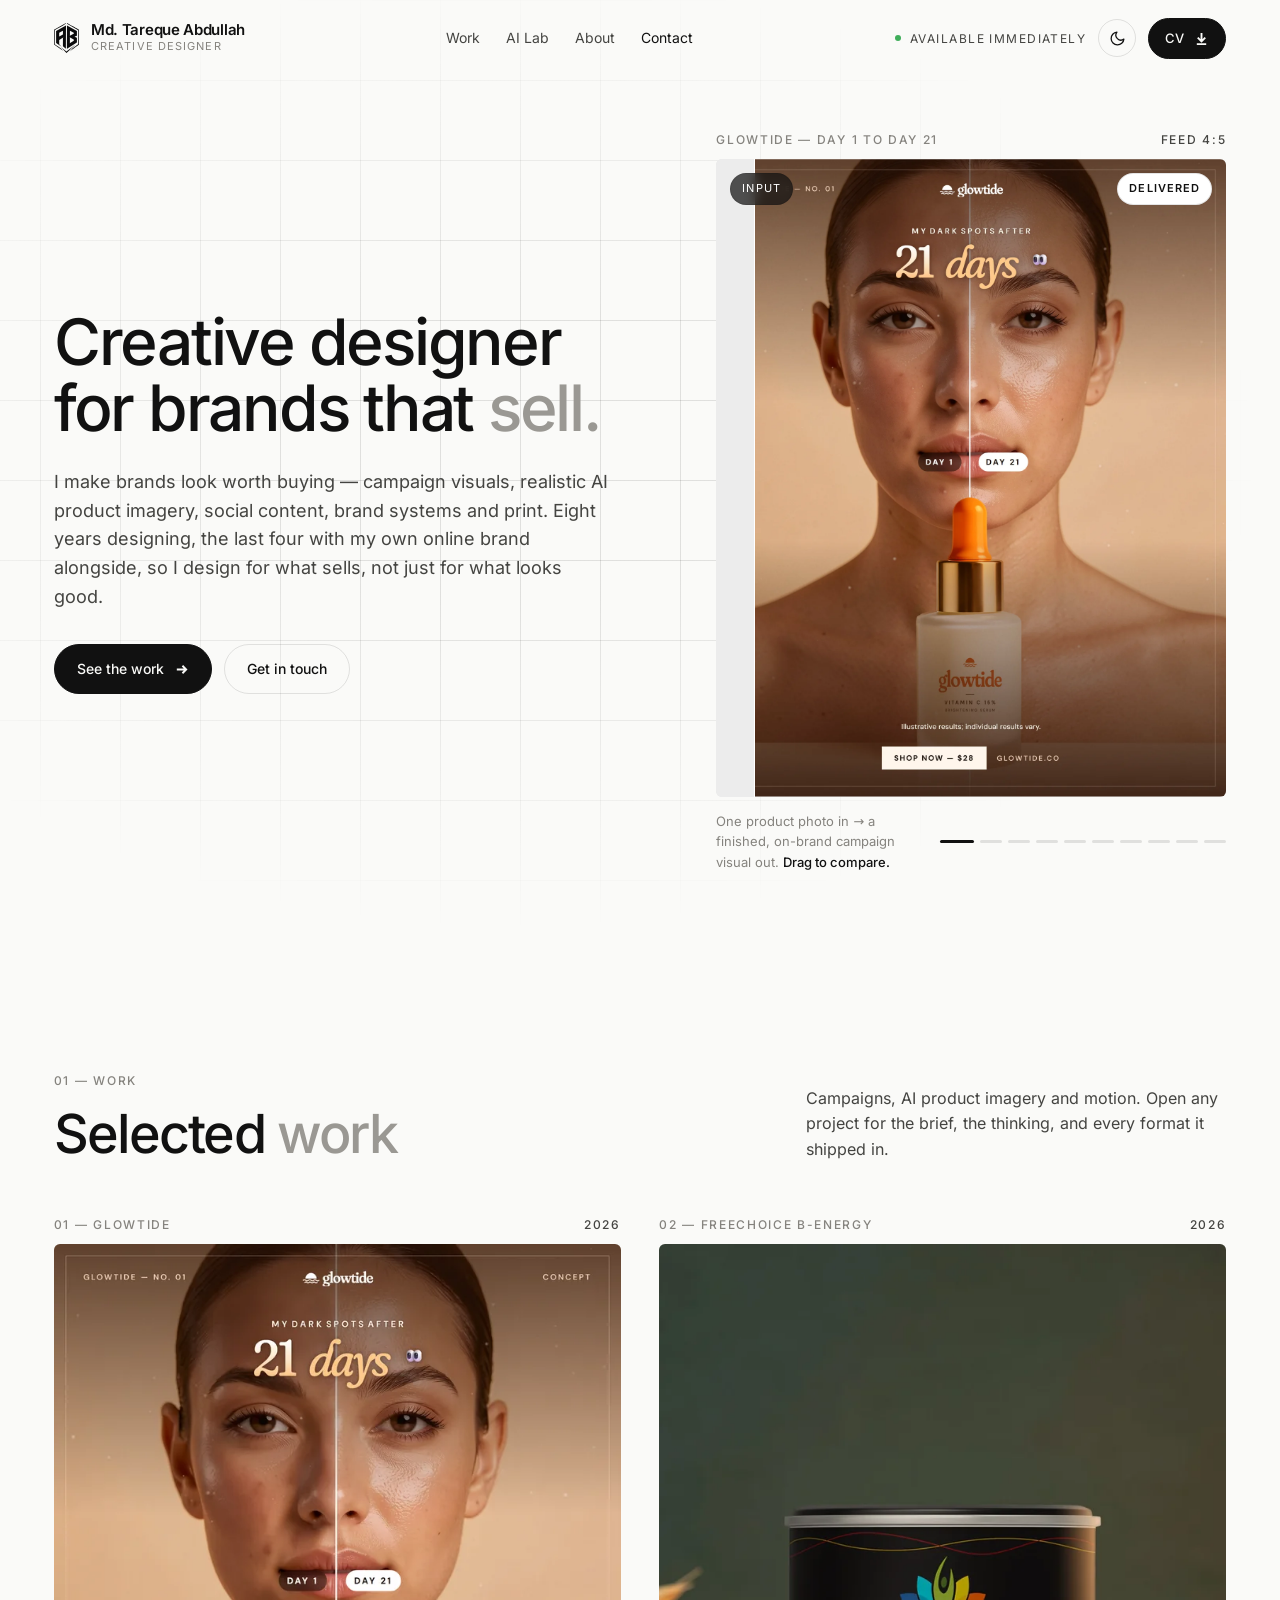
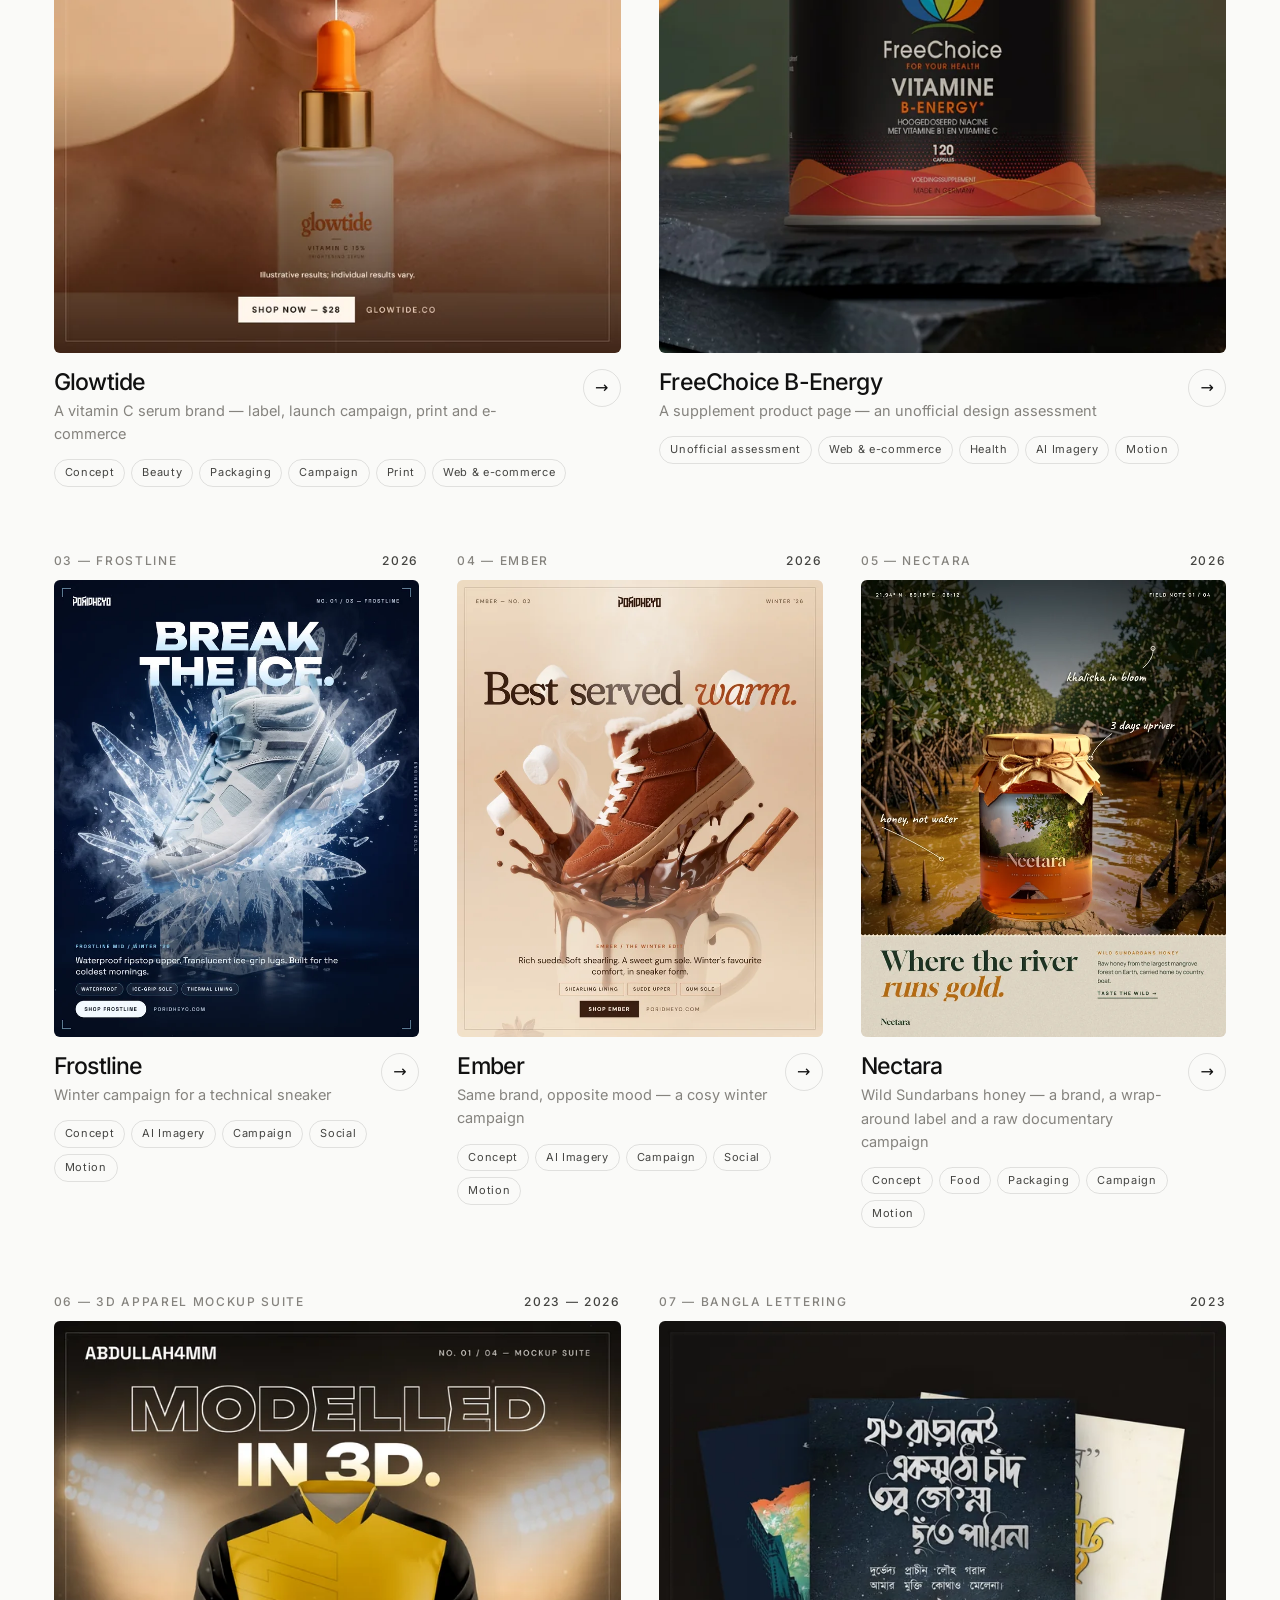
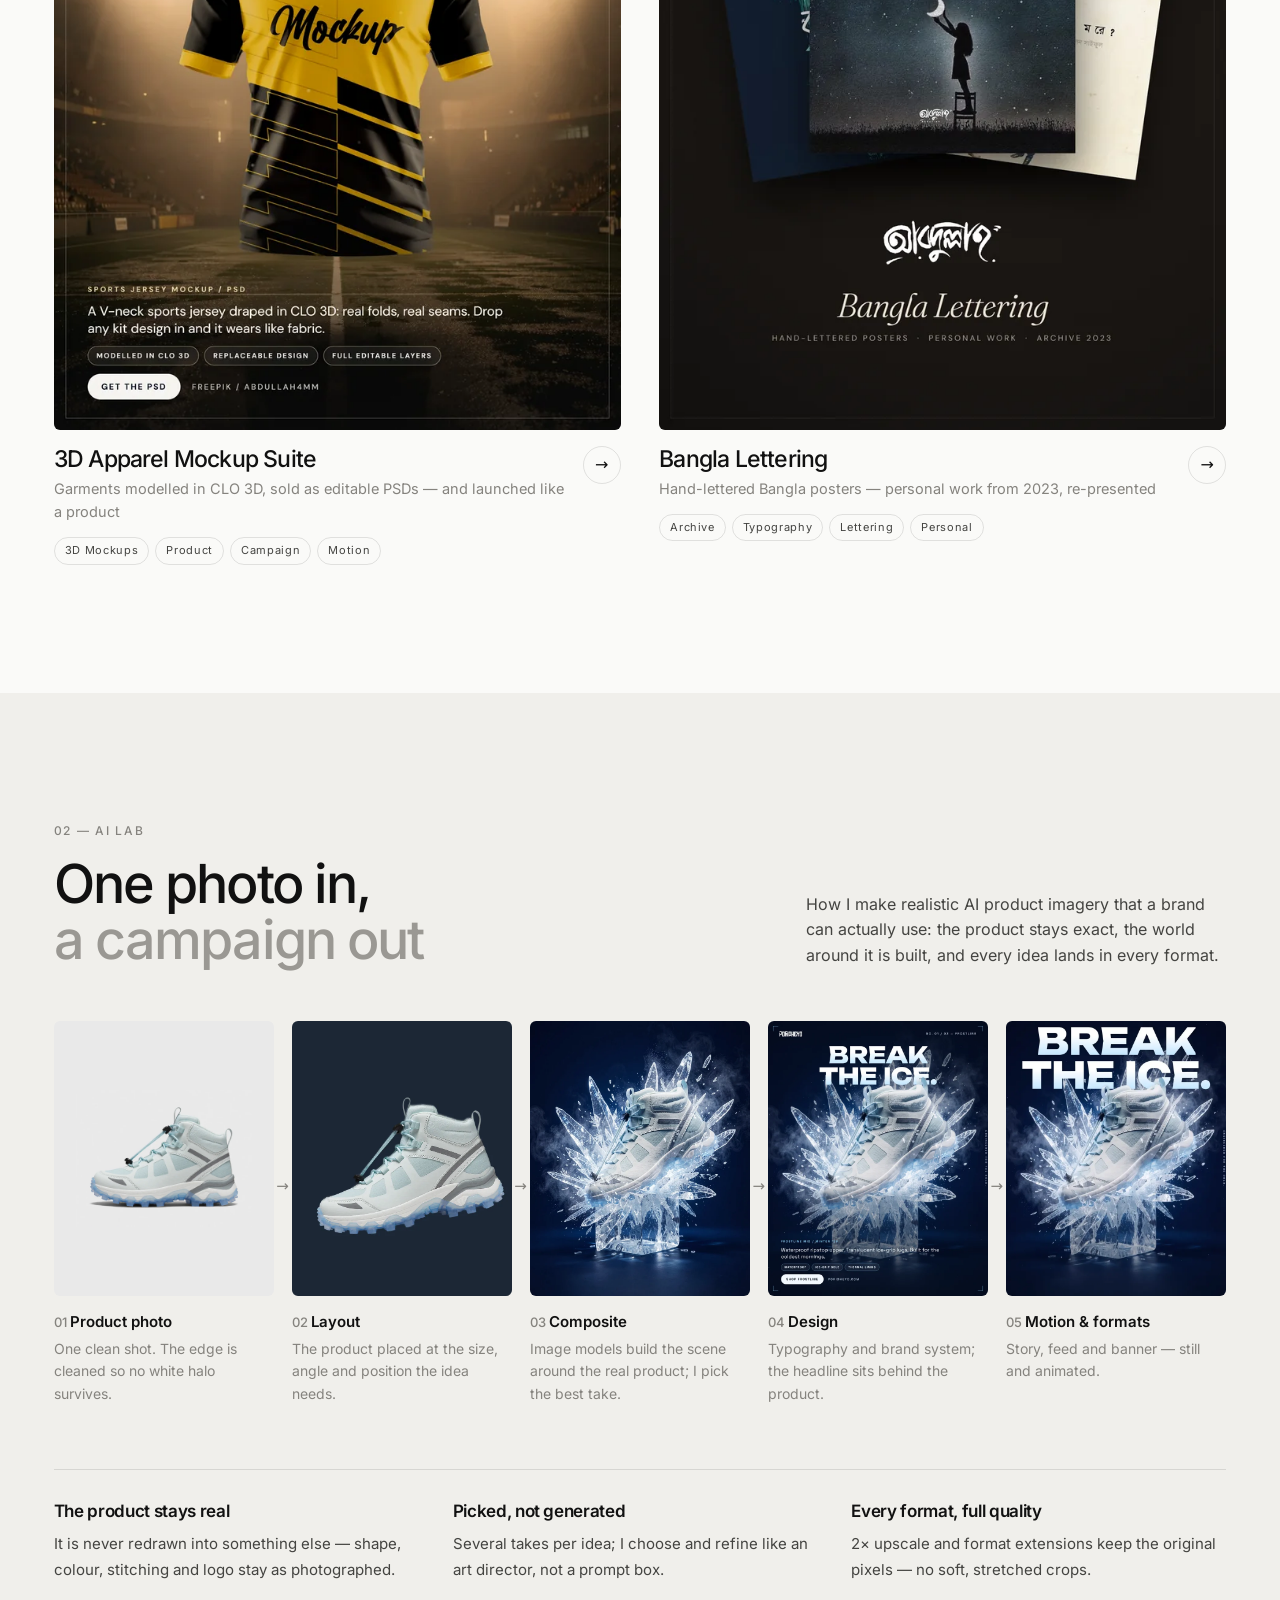
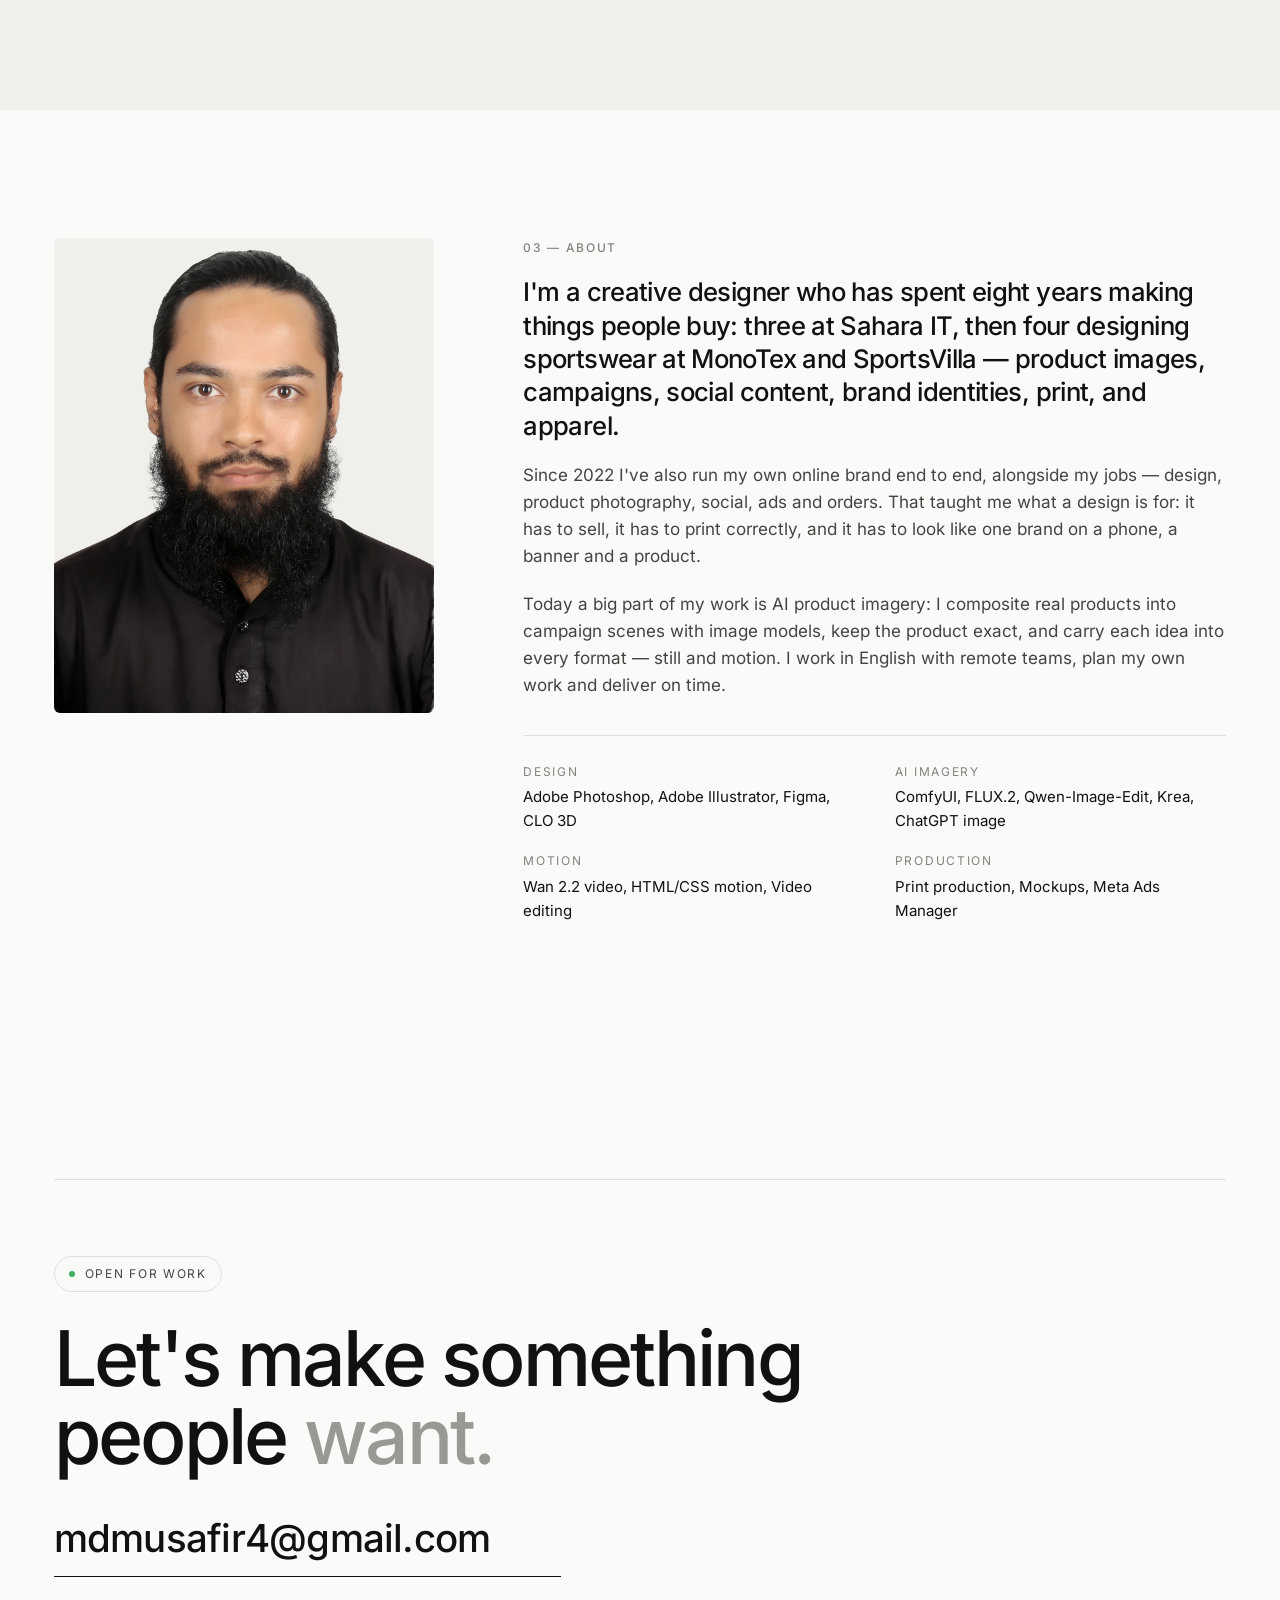
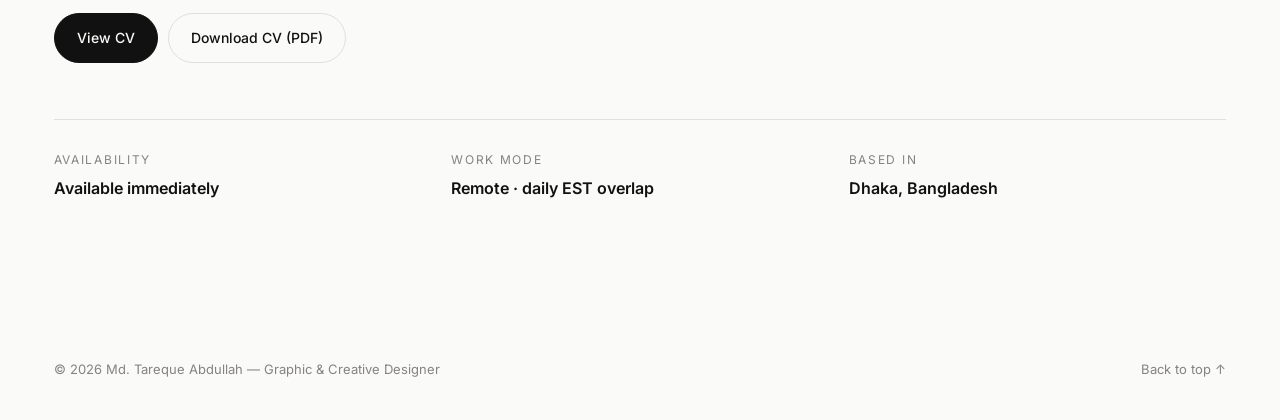
<file: index.html>
<!doctype html>
<html lang="en">
<head>
  <meta charset="utf-8">
  <meta name="viewport" content="width=device-width, initial-scale=1">
  <title>Md. Tareque Abdullah — Creative Designer · AI Product Imagery, Campaigns, Brand</title>
  <meta name="description" content="Creative designer from Bangladesh: realistic AI product imagery, campaign key visuals, social and marketing content, brand identity, print and e-commerce visuals. Available for remote work.">
  <meta property="og:title" content="Md. Tareque Abdullah — Creative Designer">
  <meta property="og:description" content="AI product imagery, campaigns, social, brand, print and web.">
  <meta property="og:image" content="assets/img/frostline/ice_landscape.webp">
  <meta name="theme-color" content="#fafaf8">
  <link rel="icon" type="image/svg+xml" href="assets/img/favicon.svg">
  <script>try { if (localStorage.getItem("theme") === "dark") document.documentElement.dataset.theme = "dark"; } catch (e) {}</script>
  <link rel="stylesheet" href="assets/css/style.css?v=202610190130">
</head>
<body>
  <header class="top" id="top">
    <a href="#" class="brand"><img class="mark on-light" src="assets/img/logo-mark.svg" alt=""><img class="mark on-dark" src="assets/img/logo.svg" alt=""><span><b data-site="name"></b><small data-site="role"></small></span></a>
    <nav class="nav"><a href="#work">Work</a><a href="#lab">AI Lab</a><a href="#about">About</a><a href="#contact">Contact</a></nav>
    <div class="top-r">
      <span class="avail" data-site="availability"></span>
      <button class="theme" id="theme" aria-label="Switch light / dark"><svg class="moon" viewBox="0 0 24 24" fill="none" stroke="currentColor" stroke-width="1.8" stroke-linecap="round" stroke-linejoin="round"><path d="M21 12.8A9 9 0 1 1 11.2 3a7 7 0 0 0 9.8 9.8Z"/></svg><svg class="sun" viewBox="0 0 24 24" fill="none" stroke="currentColor" stroke-width="1.8" stroke-linecap="round"><circle cx="12" cy="12" r="4.2"/><path d="M12 2v2.2M12 19.8V22M4.9 4.9l1.6 1.6M17.5 17.5l1.6 1.6M2 12h2.2M19.8 12H22M4.9 19.1l1.6-1.6M17.5 6.5l1.6-1.6"/></svg></button>
      <a class="btn sm v" href="cv.html">CV <svg viewBox="0 0 16 16" fill="none" stroke="currentColor" stroke-width="2"><path d="M8 2v9M4 7l4 4 4-4M3 14h10"/></svg></a>
    </div>
  </header>

  <!-- HERO -->
  <section class="hero">
    <div class="wrap">
      <div>
        <h1>Creative designer for brands that <span class="it">sell.</span></h1>
        <p class="intro" data-site="intro"></p>
        <div class="ctas">
          <a class="btn v" href="#work">See the work <svg viewBox="0 0 16 16" fill="none" stroke="currentColor" stroke-width="2"><path d="M3 8h10M9 4l4 4-4 4"/></svg></a>
          <a class="btn" href="#contact">Get in touch</a>
        </div>
      </div>
      <div class="stage" id="stage">
        <div class="fl"><span id="stageName">input.png → delivered</span><b>Feed 4:5</b></div>
        <div class="board">
          <img class="in" alt="Input product photo">
          <div class="outw"><img class="out" alt="Delivered campaign visual"></div>
          <div class="scan"></div>
          <span class="chip l">Input · 1 photo</span><span class="chip r">Delivered</span>
        </div>
        <div class="read"><span>One product photo in → a finished, on-brand campaign visual out. <b>Drag to compare.</b></span><div class="dots" id="dots"></div></div>
      </div>
    </div>
  </section>

  <!-- CASE STUDIES -->
  <section class="s" id="work">
    <div class="wrap">
      <div class="shead rv">
        <div><span class="label">01 — Work</span><h2>Selected <span class="it">work</span></h2></div>
        <p>Campaigns, AI product imagery and motion. Open any project for the brief, the thinking, and every format it shipped in.</p>
      </div>
      <div class="grid" id="grid"></div>
    </div>
  </section>

  <!-- AI LAB -->
  <section class="s lab" id="lab">
    <div class="wrap">
      <div class="shead rv">
        <div><span class="label">02 — AI Lab</span><h2>One photo in,<br><span class="it">a campaign out</span></h2></div>
        <p>How I make realistic AI product imagery that a brand can actually use: the product stays exact, the world around it is built, and every idea lands in every format.</p>
      </div>
      <div class="pipe rv" id="pipe"></div>
      <div class="note rv">
        <div><b>The product stays real</b><span>It is never redrawn into something else — shape, colour, stitching and logo stay as photographed.</span></div>
        <div><b>Picked, not generated</b><span>Several takes per idea; I choose and refine like an art director, not a prompt box.</span></div>
        <div><b>Every format, full quality</b><span>2× upscale and format extensions keep the original pixels — no soft, stretched crops.</span></div>
      </div>
    </div>
  </section>

  <!-- ABOUT -->
  <section class="s" id="about">
    <div class="wrap about-grid">
      <div class="ph rv" id="photo"></div>
      <div class="about-text rv"><span class="label">03 — About</span><div id="aboutText"></div><div class="tools" id="tools"></div></div>
    </div>
  </section>

  <!-- CONTACT -->
  <section class="s contact" id="contact">
    <div class="wrap">
      <div class="cta rv">
        <span class="state">Open for work</span>
        <h2>Let's make something<br>people <span class="it">want.</span></h2>
        <a class="mail" id="mail" href="#"><span data-site="email"></span><span class="copied">Copied</span></a>
        <div class="row" id="contactRow"></div>
        <div class="terms">
          <div><span>Availability</span><b data-site="availability"></b></div>
          <div><span>Work mode</span><b data-site="timezoneNote"></b></div>
          <div><span>Based in</span><b data-site="location"></b></div>
        </div>
      </div>
    </div>
  </section>
  <footer class="f"><span>© <span id="yr"></span> <span data-site="name"></span> — <span data-site="roleLong"></span></span><span id="flinks"></span><a href="#top">Back to top ↑</a></footer>
  <div class="lightbox" id="lightbox"></div>

  <script src="data/site.js?v=202610190110"></script>
  <script src="data/projects.js?v=202610190110"></script>
  <script src="assets/js/main.js?v=202610190110"></script>
</body>
</html>
</file>
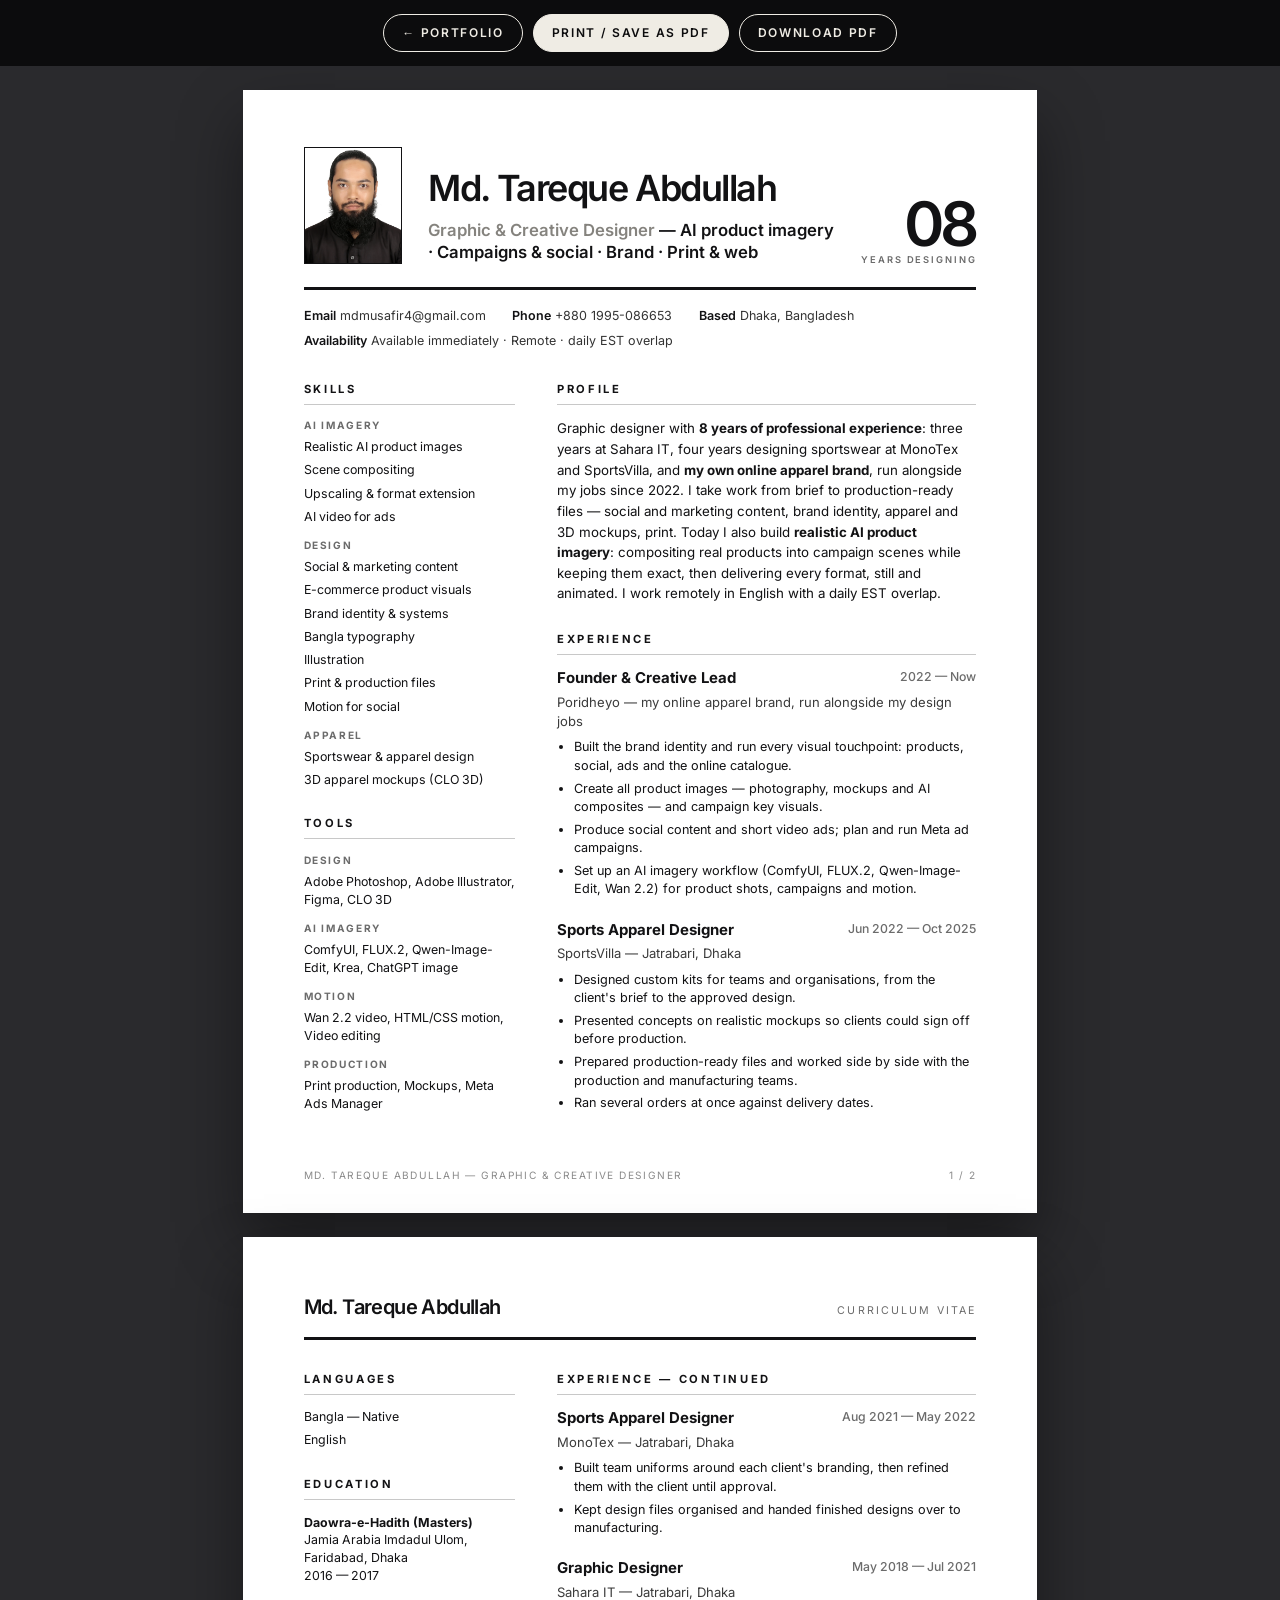
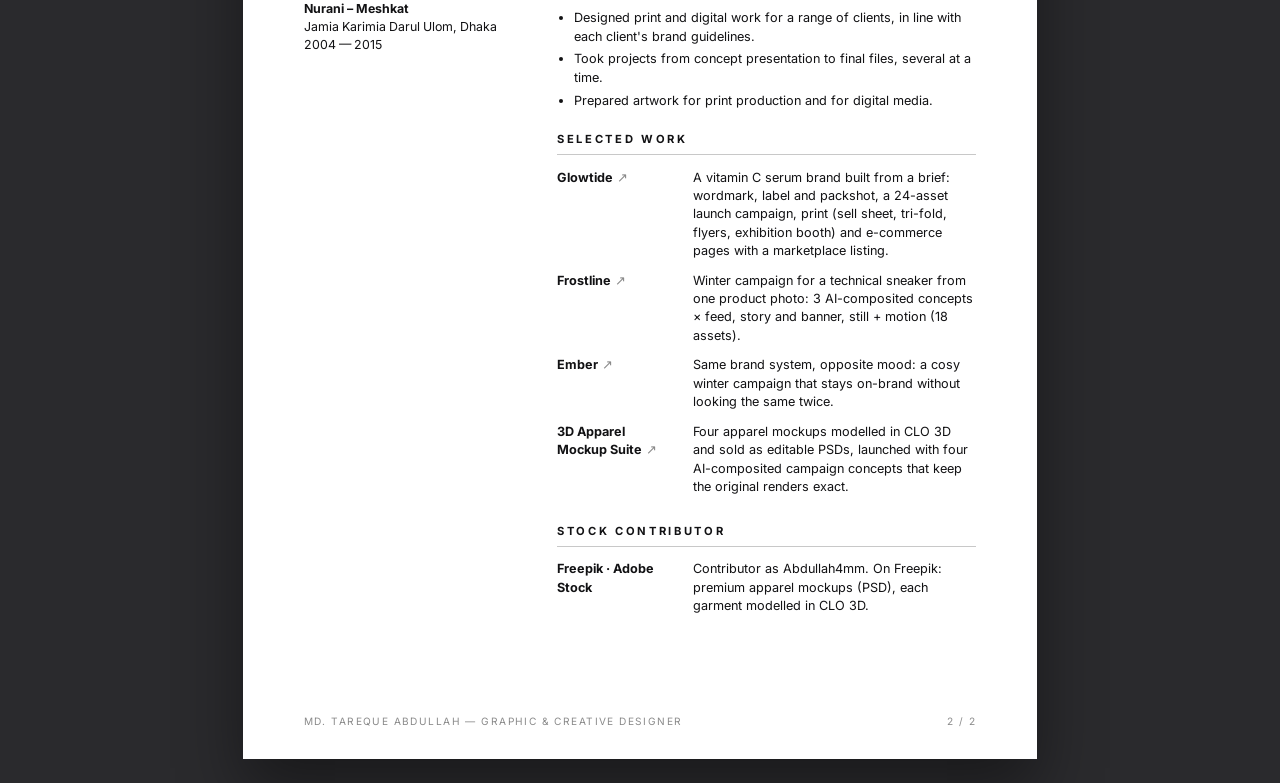
<file: cv.html>
<!doctype html>
<html lang="en">
<head>
  <meta charset="utf-8">
  <meta name="viewport" content="width=device-width, initial-scale=1">
  <title>CV</title>
  <link rel="icon" type="image/svg+xml" href="assets/img/favicon.svg">
  <style>
    @font-face { font-family: "Inter"; src: url("assets/fonts/Inter-VF.woff2") format("woff2"); font-weight: 100 900; }
    @page { size: A4; margin: 0; }
    * { box-sizing: border-box; margin: 0; padding: 0; }
    body { background: #2a2a2d; font-family: "Inter", sans-serif; color: #121214; font-size: 9.6pt; line-height: 1.45; }
    .bar { position: sticky; top: 0; display: flex; justify-content: center; gap: 10px; padding: 14px; background: #0c0c0d; z-index: 5; }
    .bar a, .bar button { font: 600 12px/1 "Inter"; letter-spacing: .14em; text-transform: uppercase; padding: 12px 18px; border-radius: 30px; border: 1.5px solid #efece4; color: #efece4; background: none; cursor: pointer; text-decoration: none; }
    .bar .v { background: #efece4; border-color: #efece4; color: #0c0c0d; }
    .page { width: 210mm; height: 297mm; overflow: hidden; margin: 24px auto; background: #fff; padding: 15mm 16mm 18mm; position: relative; box-shadow: 0 30px 60px rgba(0,0,0,.4); break-after: page; }
    .page:last-child { break-after: auto; }
    header { display: grid; grid-template-columns: auto 1fr auto; gap: 7mm; align-items: end; padding-bottom: 6mm; border-bottom: 2.5pt solid #121214; }
    .pic { width: 26mm; height: 31mm; object-fit: cover; object-position: 50% 15%; border: .6pt solid #121214; }
    h1 { font-family: "Inter"; font-weight: 600; font-size: 27pt; line-height: 1; letter-spacing: -.04em; }
    h1 + p { font-size: 12.5pt; font-weight: 600; margin-top: 3.5mm; line-height: 1.35; }
    h1 + p span { color: #85837e; }
    .no { font-family: "Inter"; font-weight: 600; letter-spacing: -.05em; font-size: 46pt; line-height: .8; color: #121214; text-align: right; }
    .no small { display: block; font-family: "Inter"; font-size: 7pt; letter-spacing: .2em; text-transform: uppercase; margin-top: 2mm; color: #6b6b6b; }
    .mini { display: flex; justify-content: space-between; align-items: baseline; padding-bottom: 4mm; border-bottom: 2.5pt solid #121214; margin-bottom: 8mm; }
    .mini b { font-family: "Inter"; font-weight: 600; font-size: 15pt; letter-spacing: -.03em; }
    .mini span { font-size: 8pt; letter-spacing: .2em; text-transform: uppercase; color: #6b6b6b; }
    .contact { display: flex; flex-wrap: wrap; gap: 2mm 7mm; margin: 4.5mm 0 8mm; font-size: 9.4pt; color: #333; }
    .contact b { font-weight: 600; color: #121214; }
    .cols { display: grid; grid-template-columns: 56mm 1fr; gap: 11mm; }
    h2 { font-size: 8.4pt; letter-spacing: .24em; text-transform: uppercase; font-weight: 700; margin: 0 0 3.6mm; padding-bottom: 1.8mm; border-bottom: .6pt solid #c8c8c8; }
    section { margin-bottom: 7mm; }
    .side ul { list-style: none; display: grid; gap: 1.4mm; }
    .side li { font-size: 9.3pt; }
    .side .grp { font-size: 7.6pt; letter-spacing: .16em; text-transform: uppercase; color: #6b6b6b; margin: 3.2mm 0 1.4mm; font-weight: 700; }
    .side h2 + .grp { margin-top: 0; }
    .side .edu li + li { margin-top: 2.4mm; }
    .summary { font-size: 10pt; line-height: 1.55; }
    .job { margin-bottom: 5.5mm; }
    .job .t { display: flex; justify-content: space-between; gap: 4mm; font-weight: 700; font-size: 11.2pt; }
    .job .t span { font-weight: 500; color: #6b6b6b; font-size: 9.2pt; white-space: nowrap; }
    .job .o { color: #3b3b3b; font-size: 9.8pt; margin: .8mm 0 2mm; }
    .job ul { padding-left: 4.5mm; display: grid; gap: 1.2mm; }
    .job li { font-size: 9.5pt; }
    .proj { display: grid; gap: 3mm; }
    .proj div { display: grid; grid-template-columns: 32mm 1fr; gap: 4mm; font-size: 9.5pt; }
    .proj b { font-weight: 700; }
    .proj a { color: inherit; text-decoration: none; }
    .proj a i { font-style: normal; font-weight: 400; color: #888; margin-left: 1mm; }
    .foot { position: absolute; left: 16mm; right: 16mm; bottom: 8mm; display: flex; justify-content: space-between; font-size: 7.6pt; letter-spacing: .14em; text-transform: uppercase; color: #8a8a8a; }
    @media print { body { background: #fff; } .bar { display: none; } .page { margin: 0; box-shadow: none; } }
  </style>
</head>
<body>
  <div class="bar"><a href="index.html">← Portfolio</a><button class="v" onclick="print()">Print / Save as PDF</button><a href="cv.pdf" download="Md. Tareque Abdullah — CV.pdf">Download PDF</a></div>
  <div id="cv"></div>
  <script src="data/site.js"></script>
  <script src="data/projects.js"></script>
  <script>
    const S = window.SITE, P = window.PROJECTS, e = (s) => String(s ?? "").replace(/[&<>]/g, (c) => ({ "&": "&amp;", "<": "&lt;", ">": "&gt;" }[c]));
    document.title = `${S.name} — CV`;
    document.querySelector(".bar a[download]").download = `${S.name} — CV.pdf`;   // saved under the full name, not cv.pdf
    const T = S.toolkit;
    const WEB = "https://mdtareqabdullah.github.io/portfolio/";   // absolute, so links work from the PDF
    const pick = ["glowtide", "frostline", "ember", "mockup-suite"].map((id) => P.find((p) => p.id === id)).filter(Boolean);
    const one = {
      "mockup-suite": "Four apparel mockups modelled in CLO 3D and sold as editable PSDs, launched with four AI-composited campaign concepts that keep the original renders exact.",
      "glowtide": "A vitamin C serum brand built from a brief: wordmark, label and packshot, a 24-asset launch campaign, print (sell sheet, tri-fold, flyers, exhibition booth) and e-commerce pages with a marketplace listing.",
      "frostline": "Winter campaign for a technical sneaker from one product photo: 3 AI-composited concepts × feed, story and banner, still + motion (18 assets).",
      "ember": "Same brand system, opposite mood: a cosy winter campaign that stays on-brand without looking the same twice.",
      "product-shots": "Store-ready e-commerce product photos made with AI before a single piece was produced.",
      "product-drops": "A fixed social template that turned the brand feed into an online catalogue.",
      "book-cover": "Print-ready book cover: front, back and spine, plus a 3D mockup.",
      "poridheyo-brand": "Bilingual logo, wordmark and lockups used on kits, packaging, social and ads.",
    };
    const contact = [S.email && `<span><b>Email</b> ${e(S.email)}</span>`, S.phone && `<span><b>Phone</b> ${e(S.phone)}</span>`,
      `<span><b>Based</b> ${e(S.location)}</span>`].filter(Boolean).join("");   // no links on the CV, by request
    const side = [
      `<section><h2>Skills</h2>
        <div class="grp">AI imagery</div><ul><li>Realistic AI product images</li><li>Scene compositing</li><li>Upscaling &amp; format extension</li><li>AI video for ads</li></ul>
        <div class="grp">Design</div><ul><li>Social &amp; marketing content</li><li>E-commerce product visuals</li><li>Brand identity &amp; systems</li><li>Bangla typography</li><li>Illustration</li><li>Print &amp; production files</li><li>Motion for social</li></ul>
        <div class="grp">Apparel</div><ul><li>Sportswear &amp; apparel design</li><li>3D apparel mockups (CLO 3D)</li></ul></section>`,
      `<section><h2>Tools</h2>${T.map((g) => `<div class="grp">${e(g.group)}</div><ul><li>${g.items.map(e).join(", ")}</li></ul>`).join("")}</section>`,
      `<section><h2>Languages</h2><ul>${(S.languages || []).map((l) => `<li>${e(l.name)}${l.level ? " — " + e(l.level) : ""}</li>`).join("")}</ul></section>`,
      (S.education || []).length ? `<section><h2>Education</h2><ul class="edu">${S.education.map((x) => `<li><b>${e(x.title)}</b><br>${e(x.org)}<br>${e(x.years)}</li>`).join("")}</ul></section>` : "",
    ].filter(Boolean);
    const job = (x) => `<div class="job"><div class="t">${e(x.title)}<span>${e(x.years)}</span></div><div class="o">${e(x.org)}</div><ul>${x.points.map((p) => `<li>${e(p)}</li>`).join("")}</ul></div>`;
    // the Experience heading travels with the first job, so it never ends a page alone
    const main = [
      `<section><h2>Profile</h2><p class="summary">Graphic designer with <b>8 years of professional experience</b>: three years at Sahara IT, four years designing sportswear at MonoTex and SportsVilla, and <b>my own online apparel brand</b>, run alongside my jobs since 2022. I take work from brief to production-ready files — social and marketing content, brand identity, apparel and 3D mockups, print. Today I also build <b>realistic AI product imagery</b>: compositing real products into campaign scenes while keeping them exact, then delivering every format, still and animated. I work remotely in English with a daily EST overlap.</p></section>`,
      ...S.experience.map((x, i) => i === 0 ? `<div class="exh"><h2>Experience</h2>${job(x)}</div>` : job(x)),
      `<section style="margin-top:2mm"><h2>Selected work</h2><div class="proj">${pick.map((p) => `<div><a href="${WEB}project.html?p=${e(p.id)}"><b>${e(p.title)}</b><i>↗</i></a><span>${e(one[p.id] || p.sub)}</span></div>`).join("")}</div></section>`,
      `<section><h2>Stock contributor</h2><div class="proj"><div><b>Freepik · Adobe Stock</b><span>Contributor as Abdullah4mm. On Freepik: premium apparel mockups (PSD), each garment modelled in CLO 3D.</span></div></div></section>`,
    ];
    const foot = (n) => `<div class="foot"><span>${e(S.name)} — ${e(S.roleLong)}</span><span>${n} / 2</span></div>`;
    document.getElementById("cv").innerHTML = `
      <div class="page" id="p1">
        <header>${S.photoPlain ? `<img class="pic" src="${e(S.photoPlain)}" alt="">` : ""}<div><h1>${e(S.name)}</h1><p><span>${e(S.roleLong)}</span> — ${e(S.focus)}</p></div>
          <div class="no">${e(S.years)}<small>years designing</small></div></header>
        <div class="contact">${contact}<span><b>Availability</b> ${e(S.availability)} · ${e(S.timezoneNote)}</span></div>
        <div class="cols"><aside class="side"></aside><main></main></div>${foot(1)}</div>
      <div class="page" id="p2">
        <div class="mini"><b>${e(S.name)}</b><span>Curriculum vitae</span></div>
        <div class="cols"><aside class="side"></aside><main></main></div>${foot(2)}</div>`;
    // flow: fill page 1 in order; the first block that would cross its bottom margin, and everything after it, go to page 2
    const flow = (blocks, sel) => {
      const a = document.querySelector(`#p1 ${sel}`), b = document.querySelector(`#p2 ${sel}`);
      const p1 = document.getElementById("p1");
      const limit = p1.getBoundingClientRect().bottom - parseFloat(getComputedStyle(p1).paddingBottom);
      let over = false;
      for (const h of blocks) {
        if (!over) {
          a.insertAdjacentHTML("beforeend", h);
          if (a.lastElementChild.getBoundingClientRect().bottom <= limit) continue;
          a.lastElementChild.remove(); over = true;
        }
        b.insertAdjacentHTML("beforeend", h);
      }
      if (sel === "main" && !b.querySelector(".exh") && b.querySelector(".job")) b.insertAdjacentHTML("afterbegin", `<h2>Experience — continued</h2>`);
    };
    document.fonts.ready.then(() => { flow(side, ".side"); flow(main, "main"); document.body.dataset.ready = "1"; });
  </script>
</body>
</html>
</file>
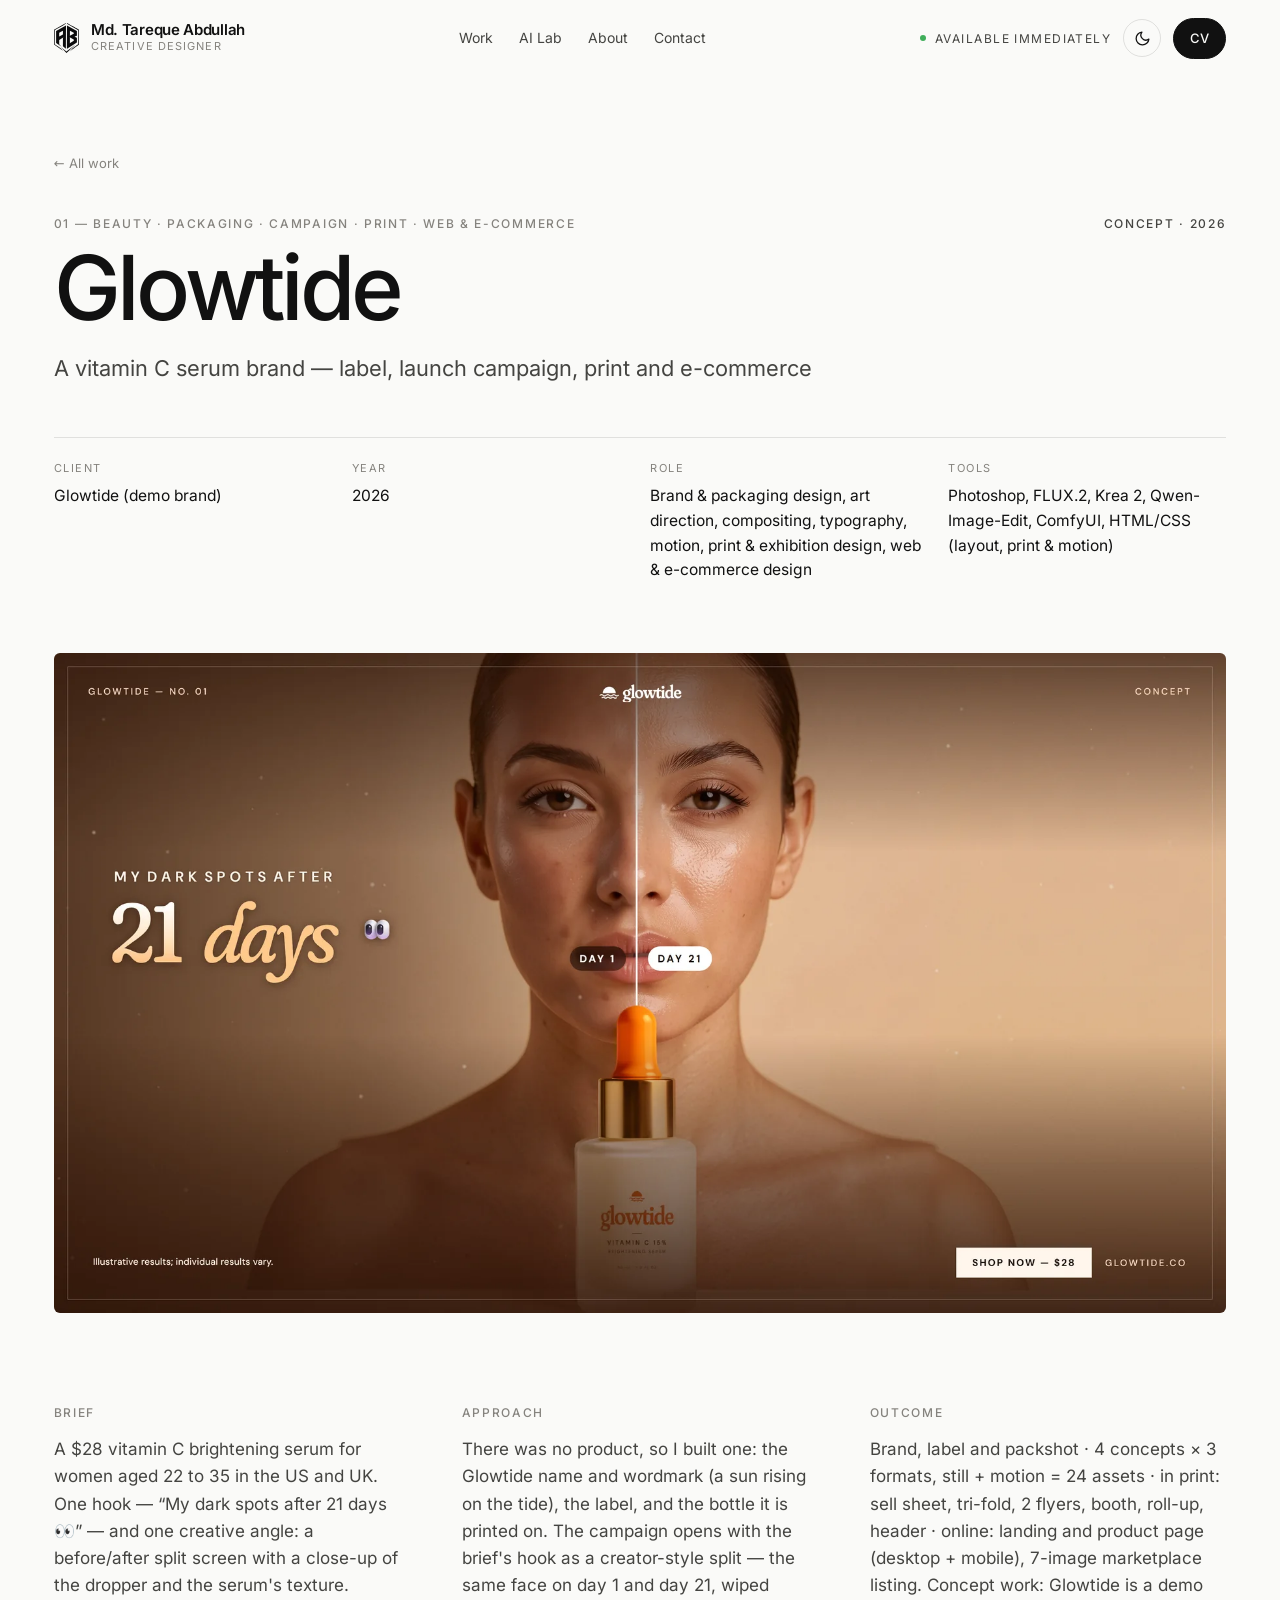
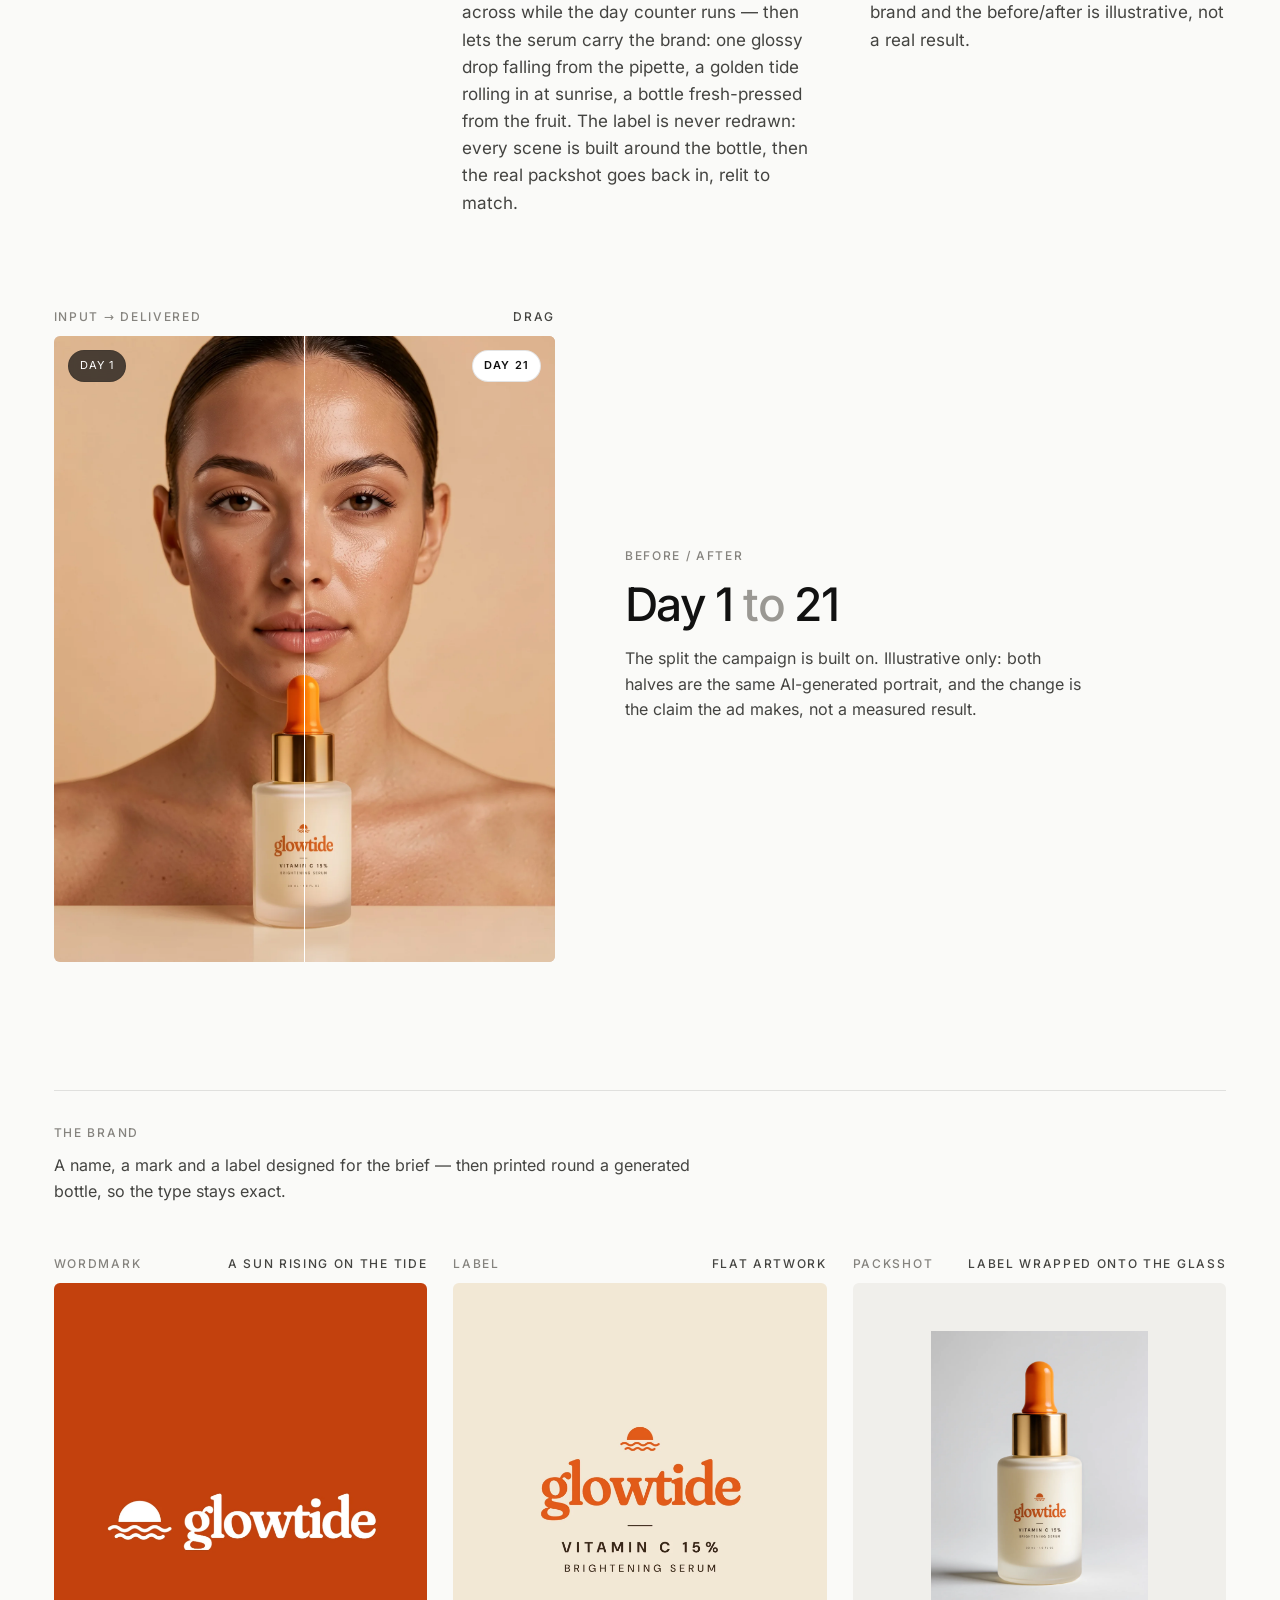
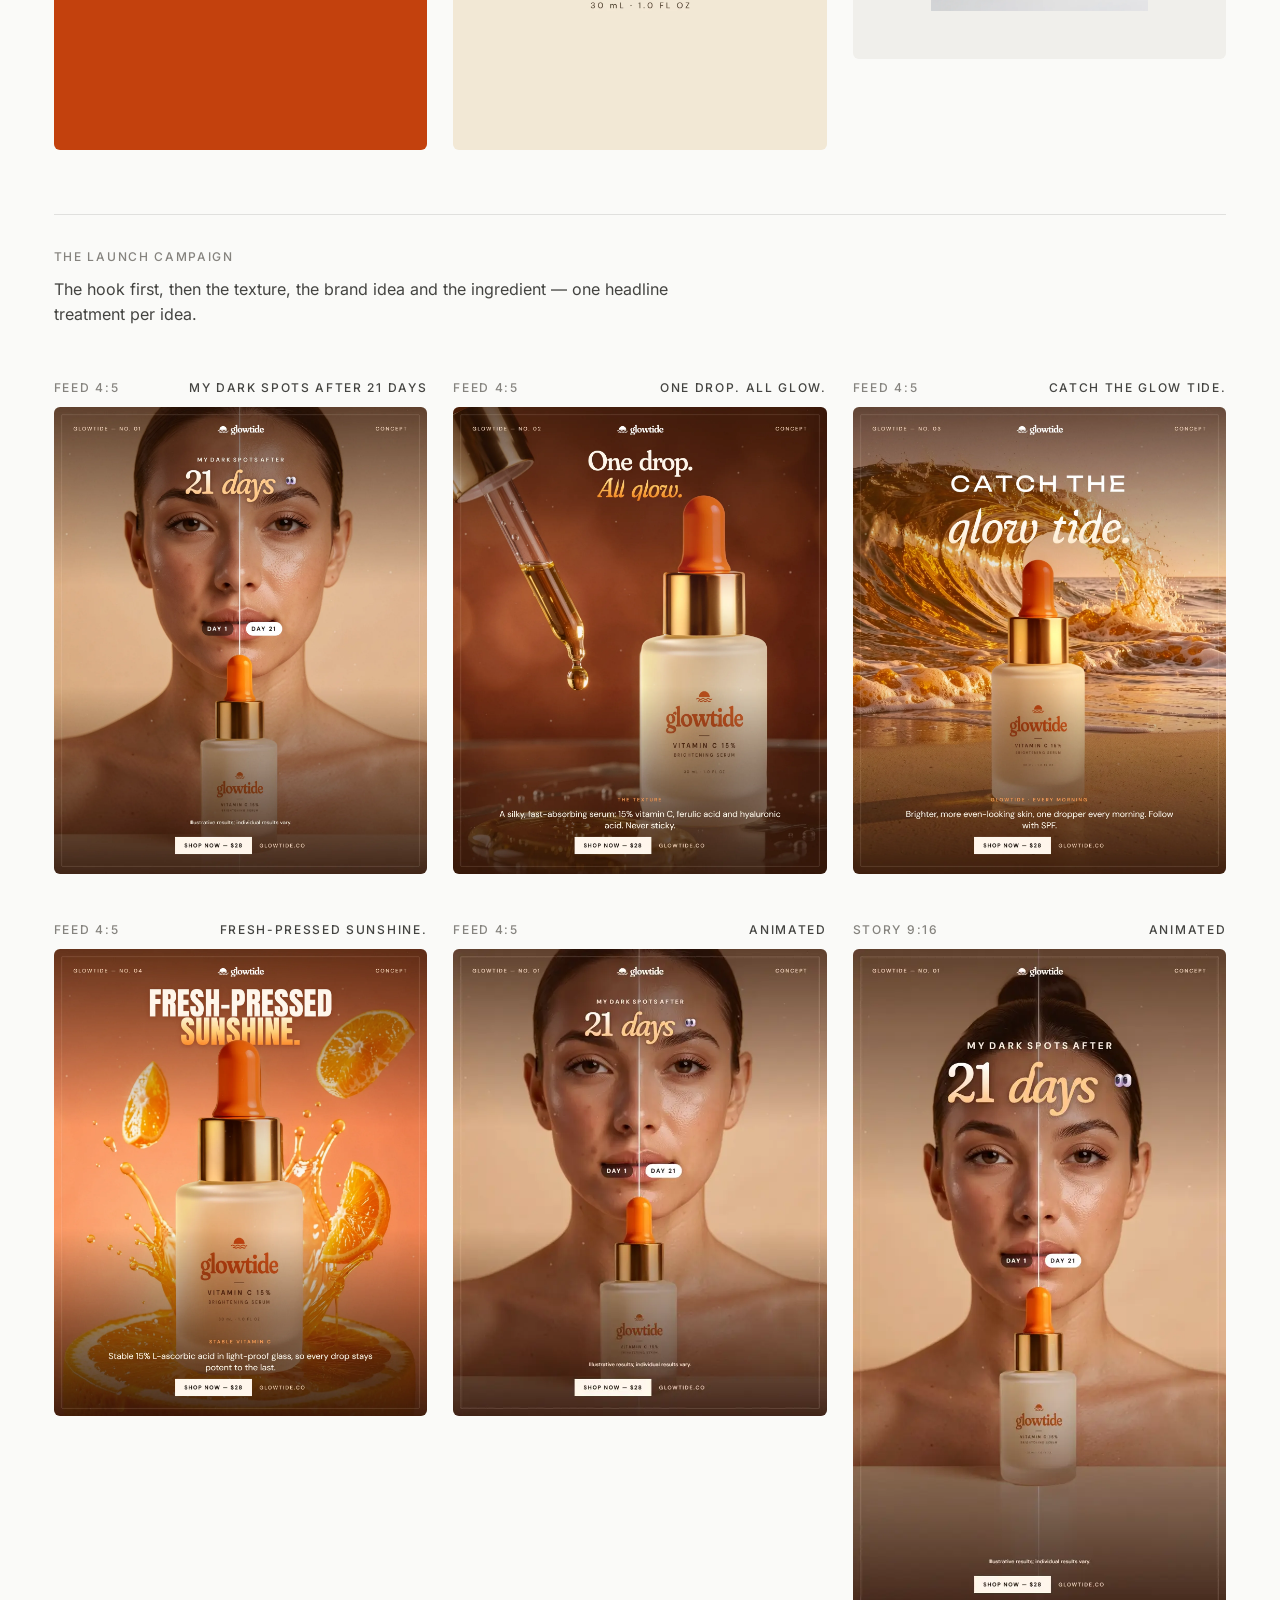
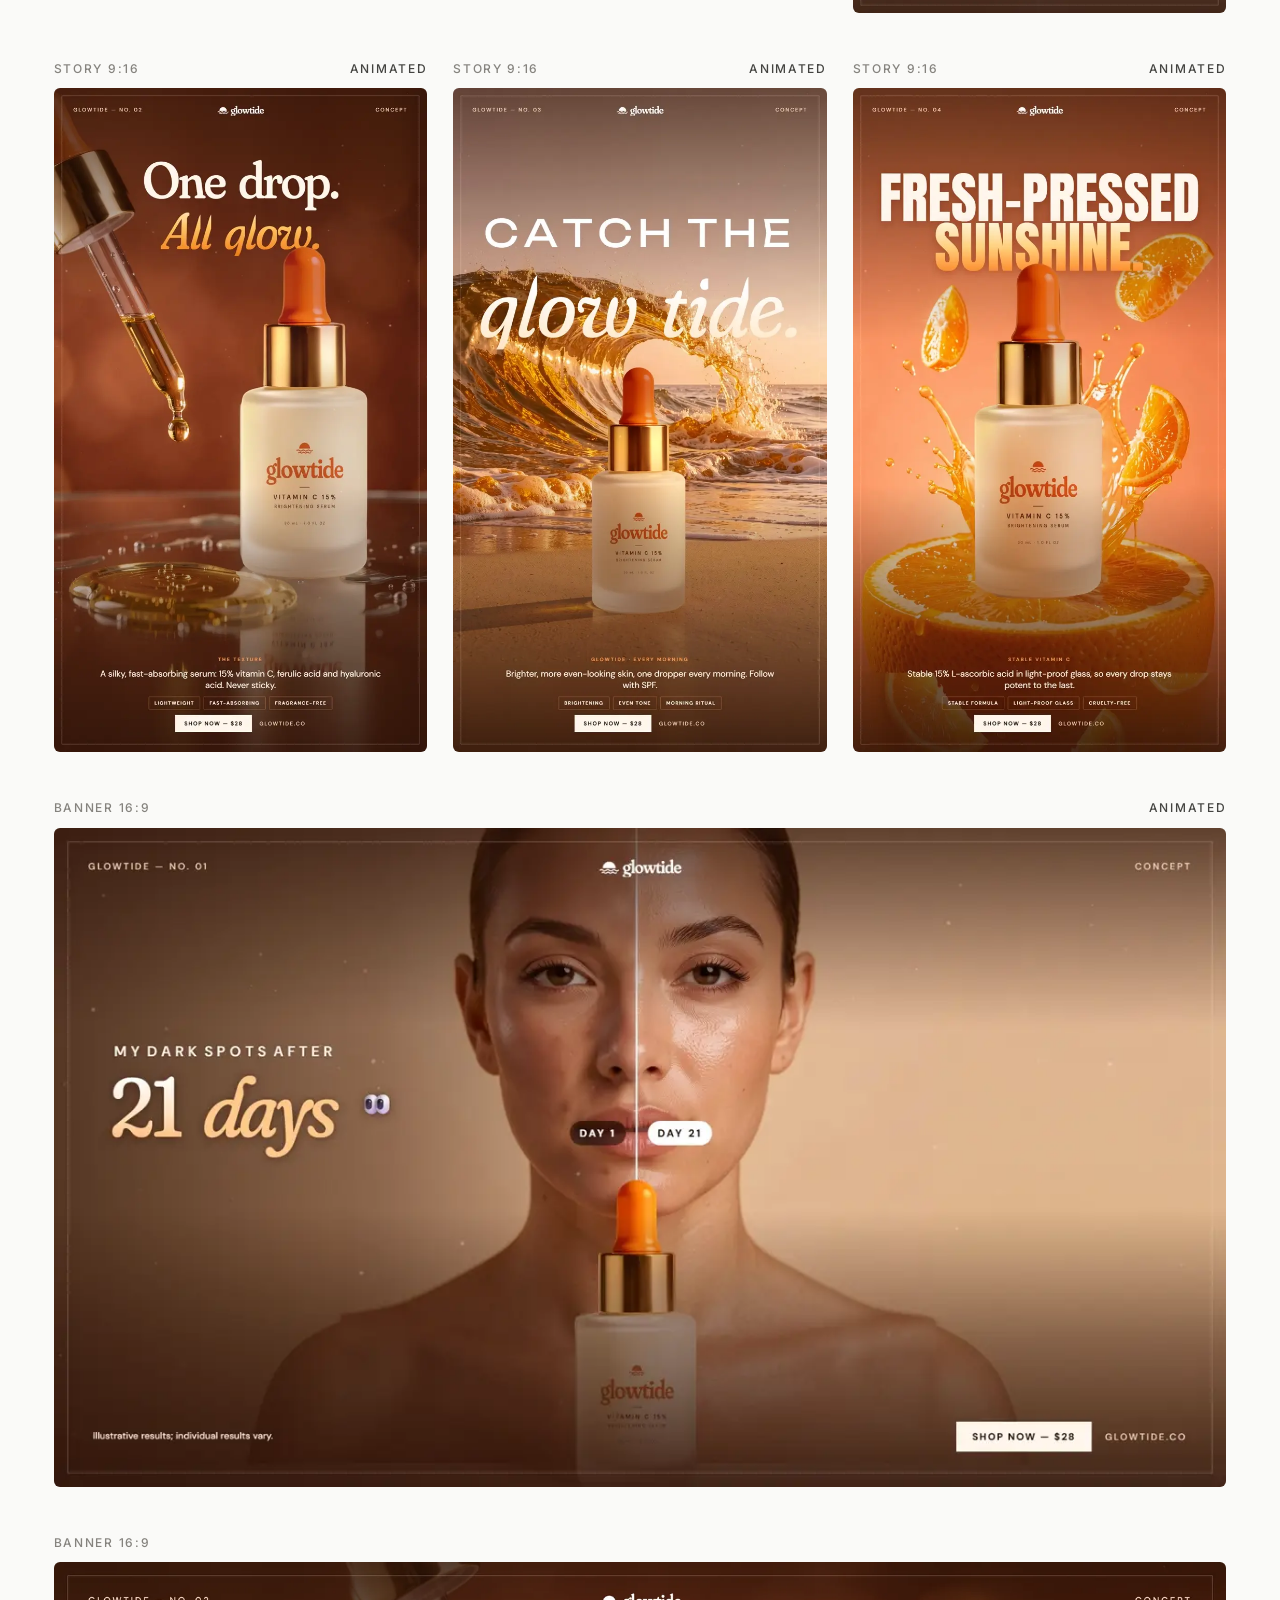
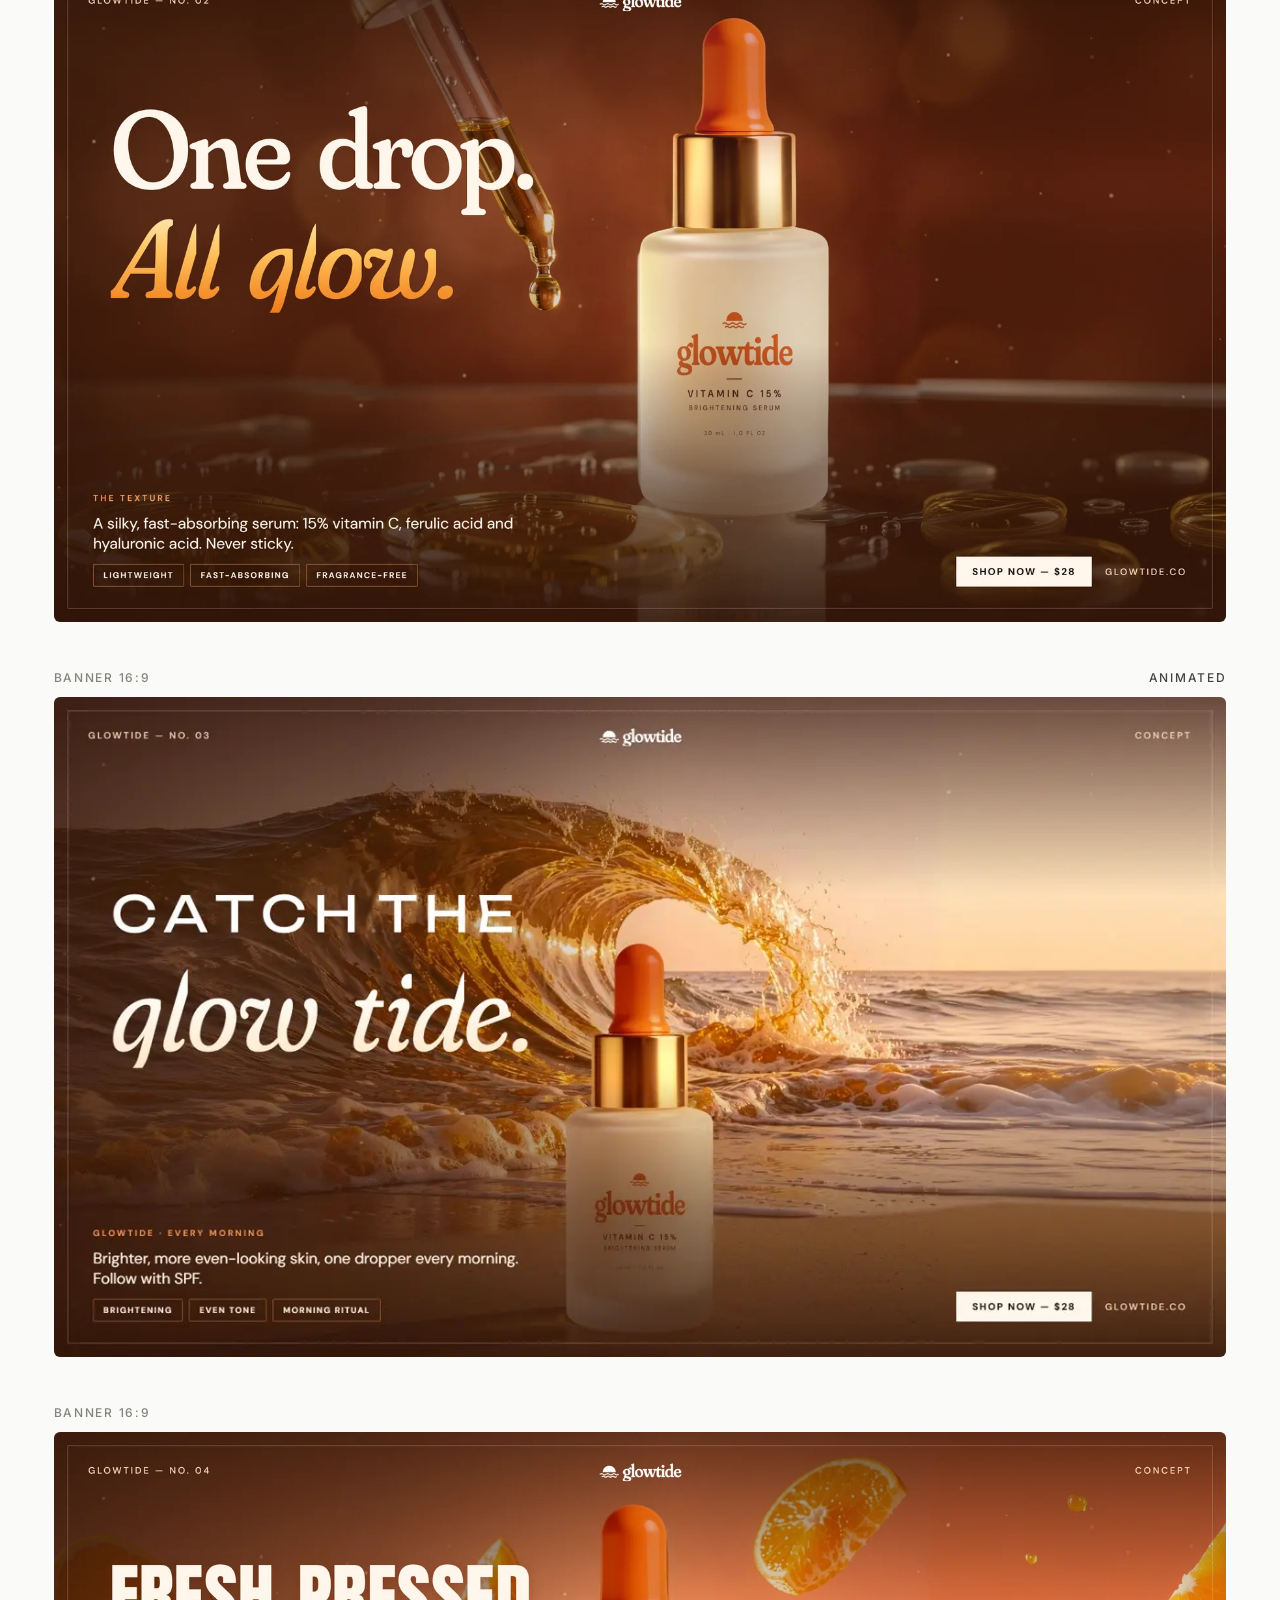
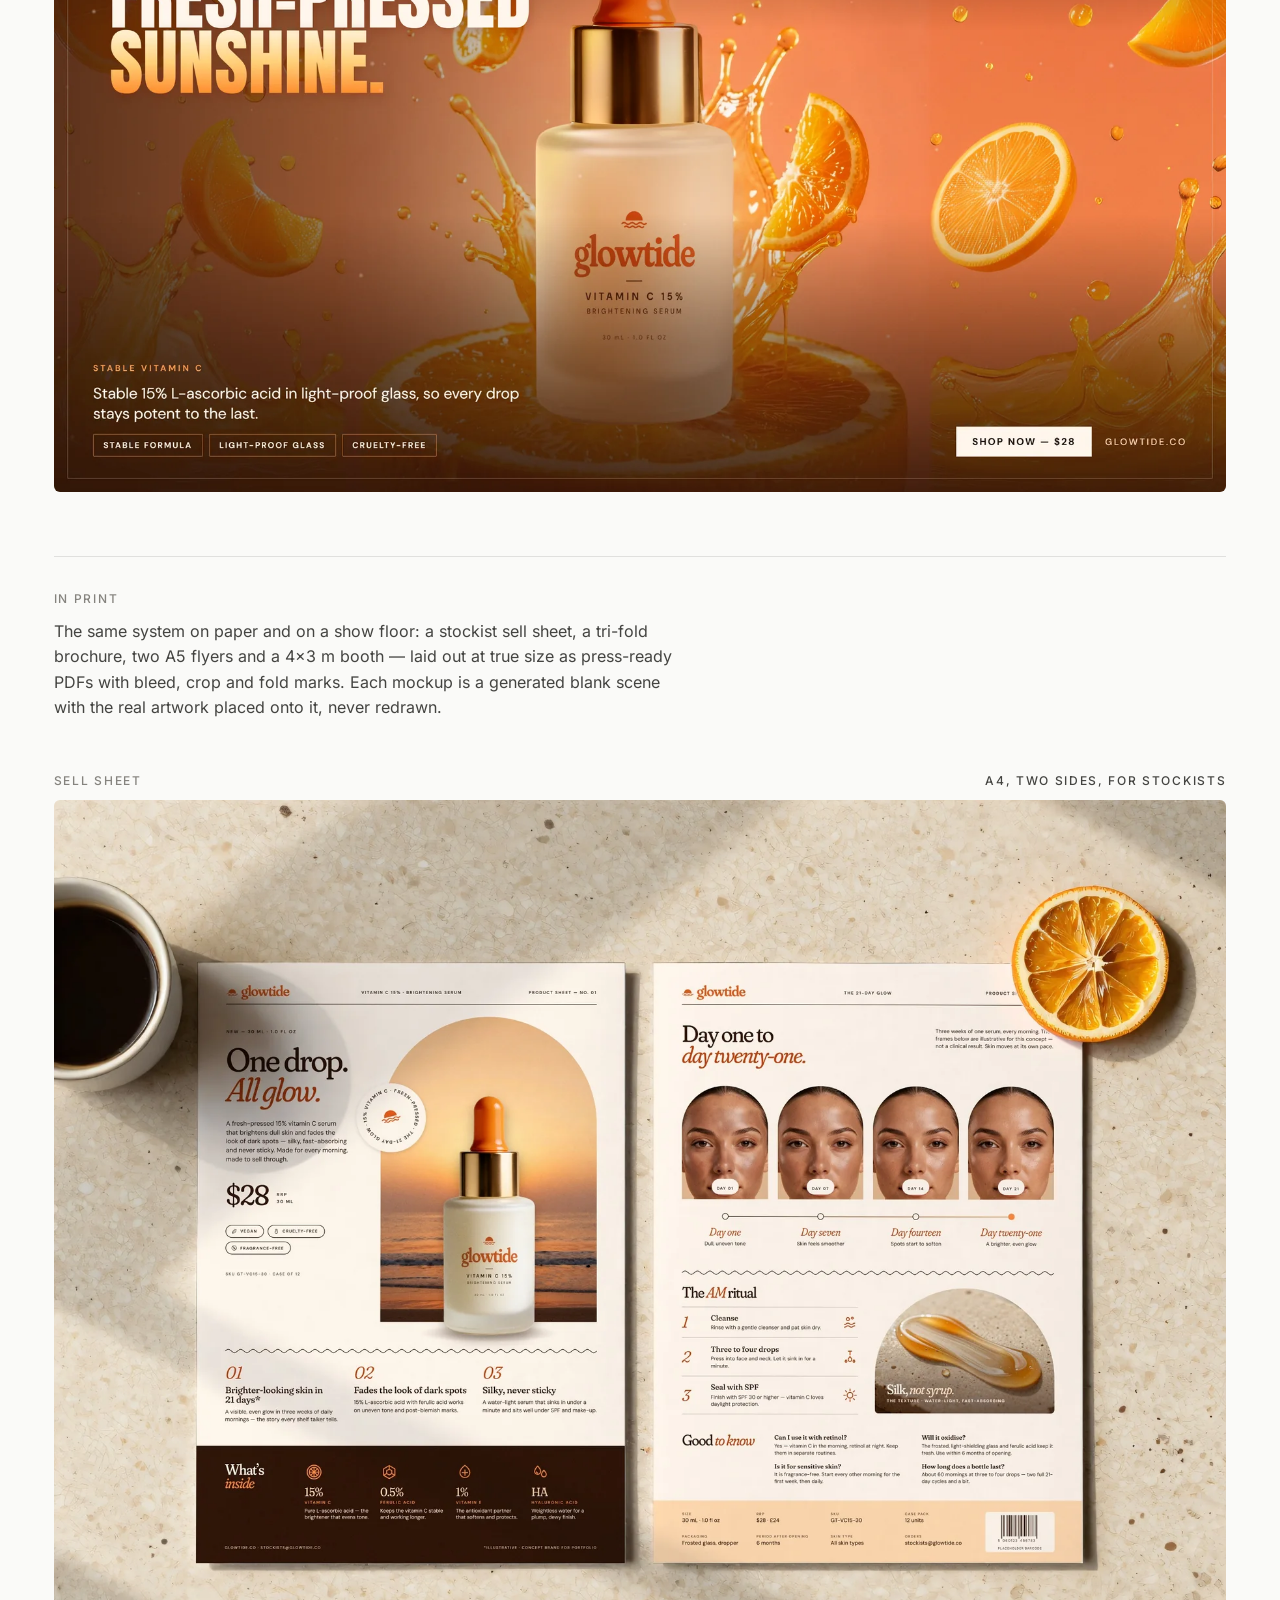
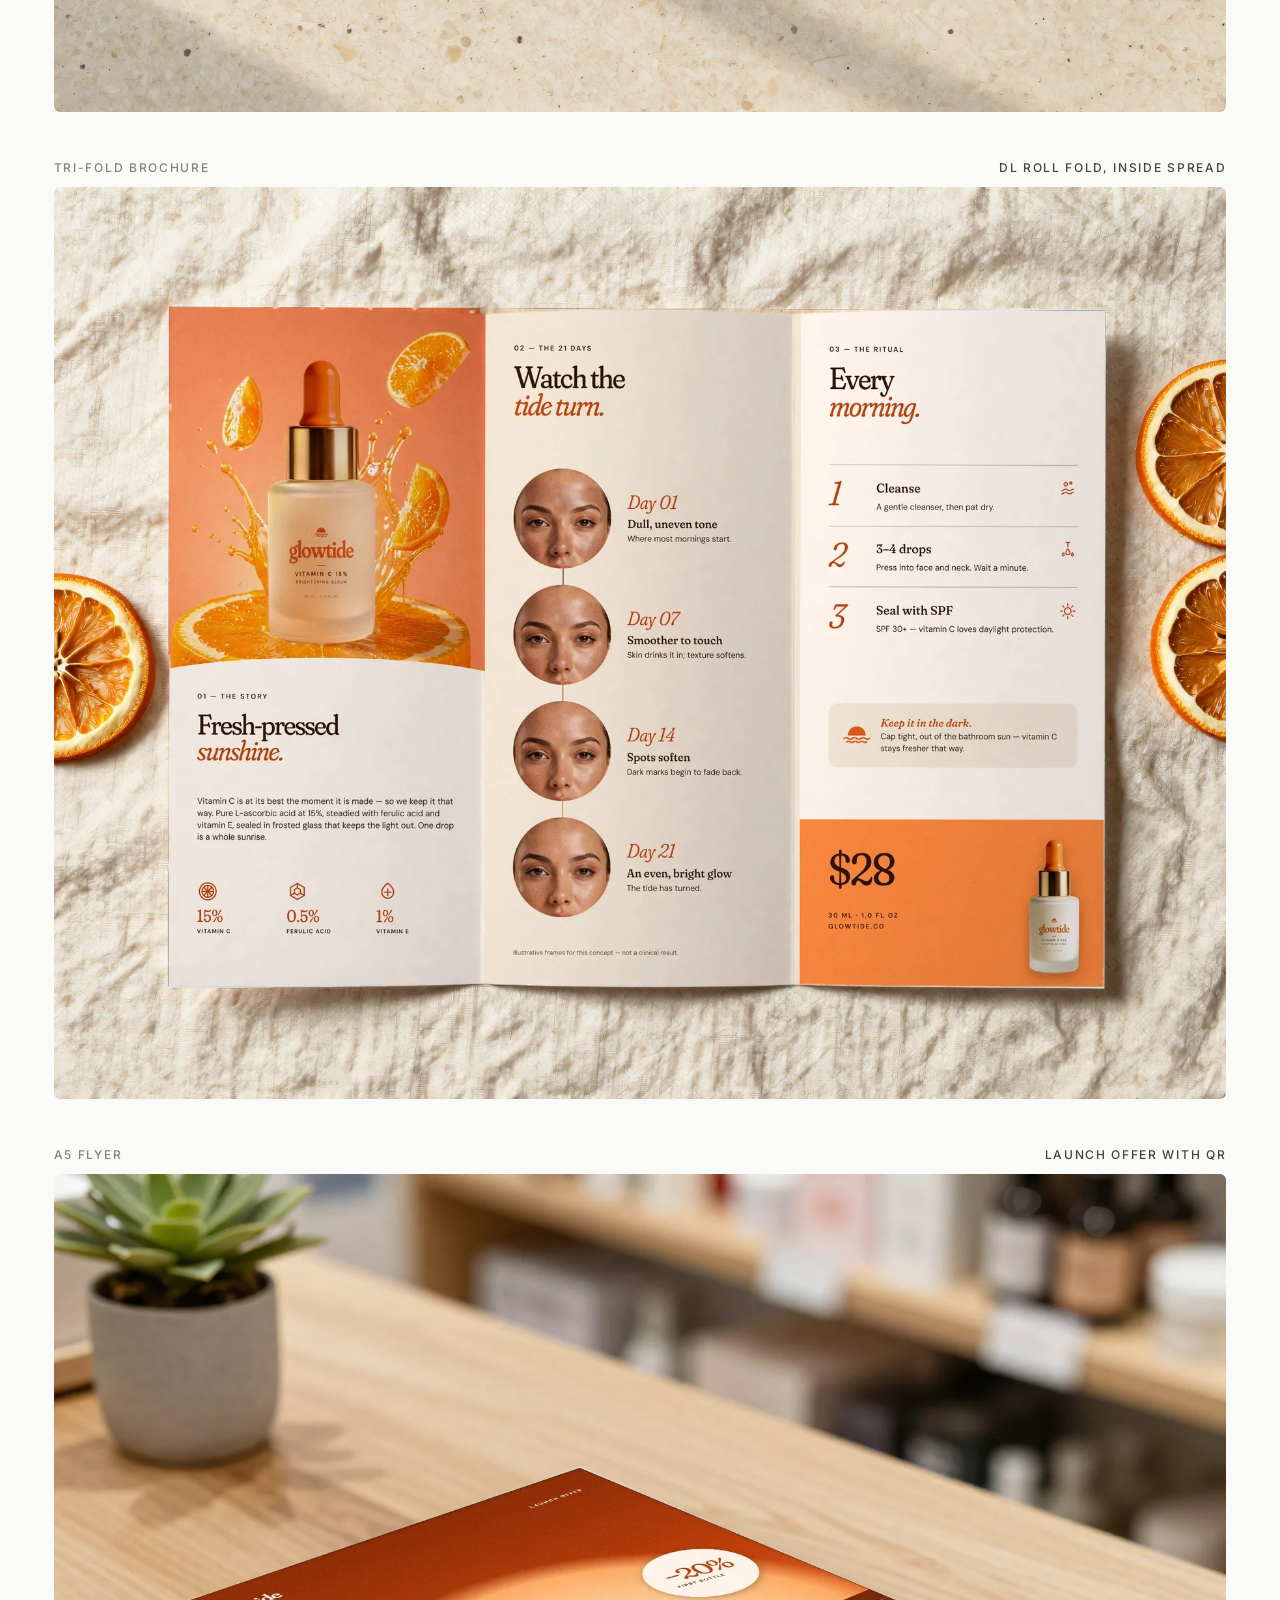
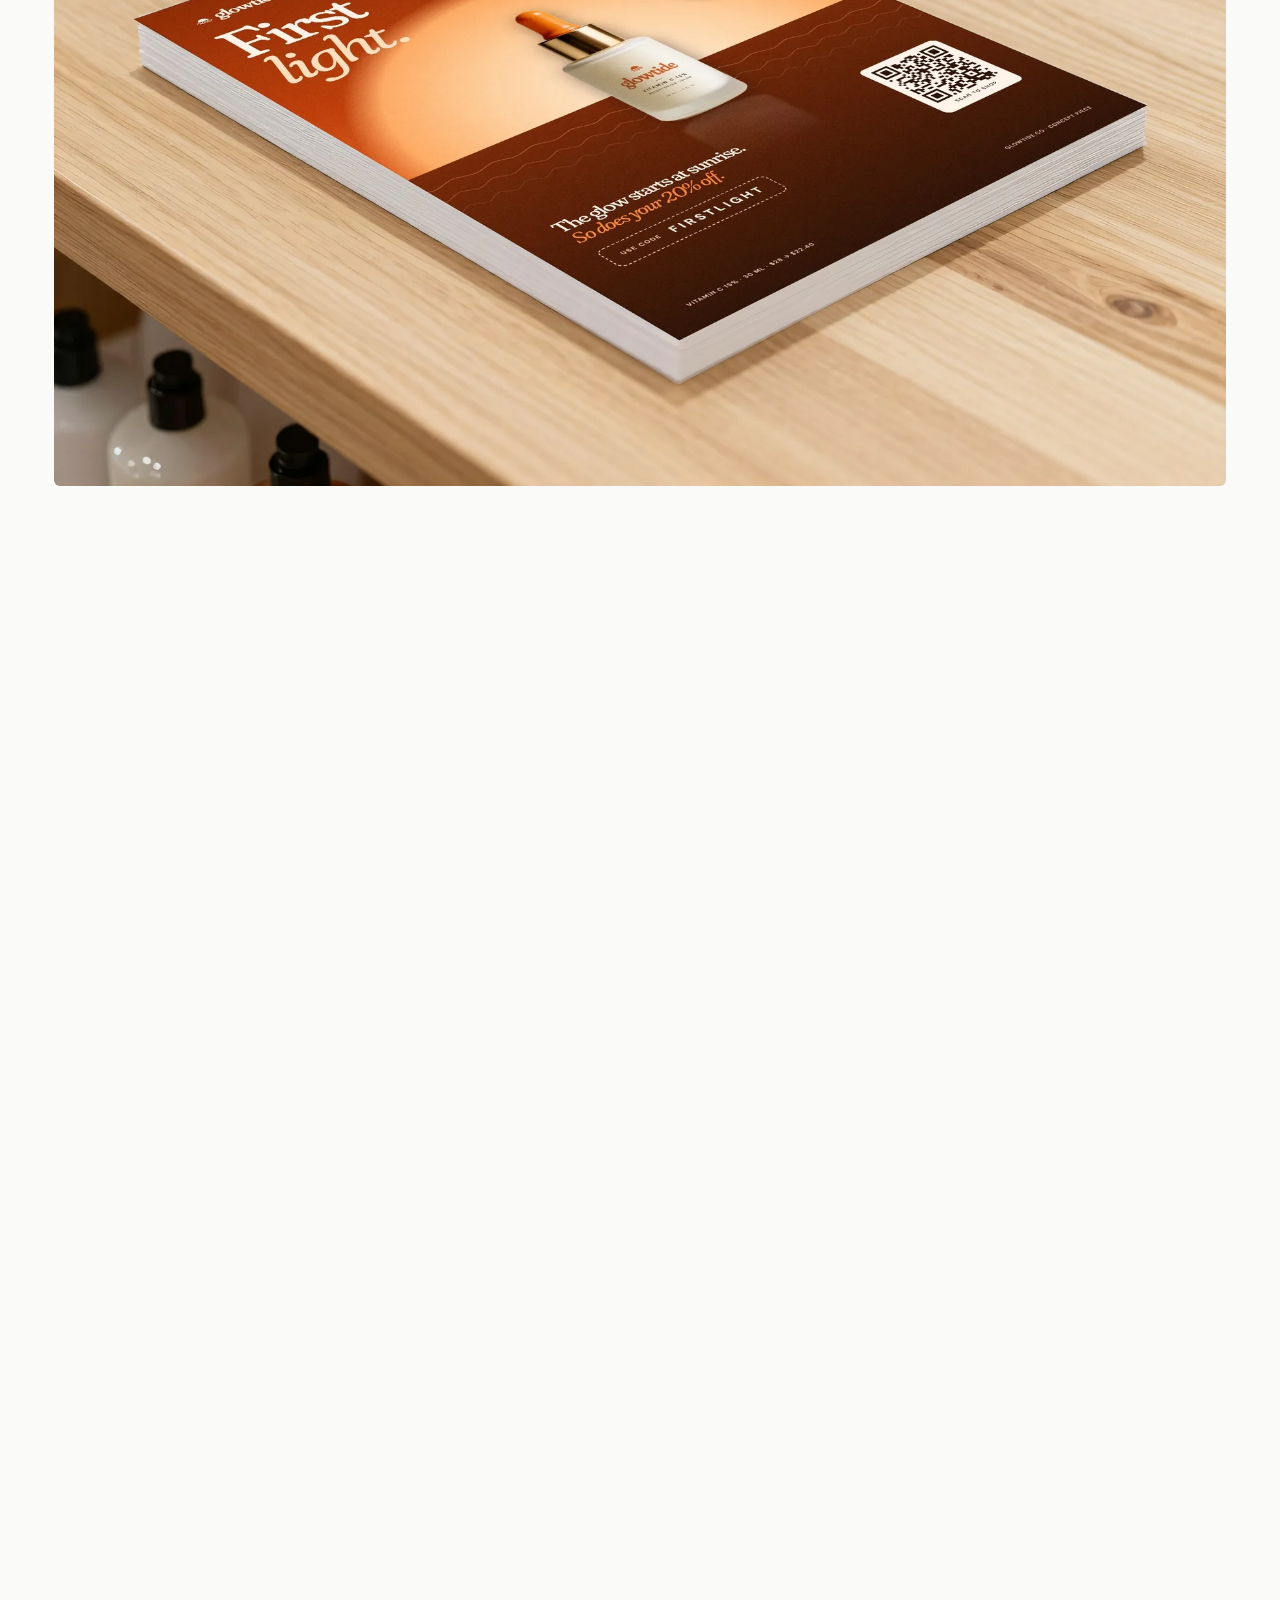
<file: project.html>
<!doctype html>
<html lang="en">
<head>
  <meta charset="utf-8">
  <meta name="viewport" content="width=device-width, initial-scale=1">
  <title>Project</title>
  <meta name="theme-color" content="#fafaf8">
  <link rel="icon" type="image/svg+xml" href="assets/img/favicon.svg">
  <script>try { if (localStorage.getItem("theme") === "dark") document.documentElement.dataset.theme = "dark"; } catch (e) {}</script>
  <link rel="stylesheet" href="assets/css/style.css?v=202610190130">
</head>
<body data-page="project">
  <header class="top" id="top">
    <a href="index.html" class="brand"><img class="mark on-light" src="assets/img/logo-mark.svg" alt=""><img class="mark on-dark" src="assets/img/logo.svg" alt=""><span><b data-site="name"></b><small data-site="role"></small></span></a>
    <nav class="nav"><a href="index.html#work">Work</a><a href="index.html#lab">AI Lab</a><a href="index.html#about">About</a><a href="index.html#contact">Contact</a></nav>
    <div class="top-r">
      <span class="avail" data-site="availability"></span>
      <button class="theme" id="theme" aria-label="Switch light / dark"><svg class="moon" viewBox="0 0 24 24" fill="none" stroke="currentColor" stroke-width="1.8" stroke-linecap="round" stroke-linejoin="round"><path d="M21 12.8A9 9 0 1 1 11.2 3a7 7 0 0 0 9.8 9.8Z"/></svg><svg class="sun" viewBox="0 0 24 24" fill="none" stroke="currentColor" stroke-width="1.8" stroke-linecap="round"><circle cx="12" cy="12" r="4.2"/><path d="M12 2v2.2M12 19.8V22M4.9 4.9l1.6 1.6M17.5 17.5l1.6 1.6M2 12h2.2M19.8 12H22M4.9 19.1l1.6-1.6M17.5 6.5l1.6-1.6"/></svg></button>
      <a class="btn sm v" href="cv.html">CV</a>
    </div>
  </header>
  <main id="cs"></main>
  <footer class="f"><span>© <span id="yr"></span> <span data-site="name"></span></span><span id="flinks"></span><a href="index.html#contact">Get in touch →</a></footer>
  <div class="lightbox" id="lightbox"></div>
  <script src="data/site.js?v=202610190110"></script>
  <script src="data/projects.js?v=202610190110"></script>
  <script src="assets/js/main.js?v=202610190110"></script>
</body>
</html>
</file>
<file: assets/css/style.css>
/* ==========================================================================================
   GALLERY — a quiet frame for the work. One typeface (Inter), no accent colour, lots of air.
   Light is the default; [data-theme="dark"] on <html> swaps the tokens (toggle in the header).
   ========================================================================================== */
@font-face { font-family: "Inter"; src: url("../fonts/Inter-VF.woff2") format("woff2"); font-weight: 100 900; font-display: swap; }

:root {
  --bg: #fafaf8; --panel: #f0efeb; --panel-2: #e7e6e1;
  --ink: #111111; --ink-2: #444441; --mute: #85837e; --soft: #9a9893;
  --line: rgba(17, 17, 17, .11); --grid: rgba(17, 17, 17, .11);
  --topbg: rgba(250, 250, 248, .86);
  --live: #3fae5a;
  --pad: clamp(20px, 4.2vw, 64px);
  --maxw: 1440px;
  --ease: cubic-bezier(.2, .8, .2, 1);
  color-scheme: light;
}
:root[data-theme="dark"] {
  --bg: #121214; --panel: #1a1a1d; --panel-2: #222225;
  --ink: #ecebe7; --ink-2: #aeaca6; --mute: #7d7b76; --soft: #6f6d68;
  --line: rgba(236, 235, 231, .10); --grid: rgba(236, 235, 231, .05);
  --topbg: rgba(18, 18, 20, .86);
  color-scheme: dark;
}

* { box-sizing: border-box; margin: 0; padding: 0; }
html { scroll-behavior: smooth; }
body { background: var(--bg); color: var(--ink); font-family: "Inter", system-ui, sans-serif; font-size: 16px; line-height: 1.6; -webkit-font-smoothing: antialiased; overflow-x: hidden; transition: background .3s, color .3s; }
img, video { display: block; max-width: 100%; }
a { color: inherit; text-decoration: none; }
button { font: inherit; color: inherit; background: none; border: 0; cursor: pointer; }
::selection { background: var(--ink); color: var(--bg); }

.wrap { width: 100%; max-width: var(--maxw); margin: 0 auto; padding: 0 var(--pad); }
.it { color: var(--soft); font-weight: inherit; }
.label, .fl { font-size: 12px; letter-spacing: .14em; text-transform: uppercase; color: var(--mute); font-weight: 500; }
.fl { display: flex; justify-content: space-between; gap: 12px; margin-bottom: 10px; white-space: nowrap; overflow: hidden; }
.fl span, .fl b { overflow: hidden; text-overflow: ellipsis; }
.fl b { color: var(--ink-2); font-weight: 500; }
h1, h2, h3 { font-weight: 500; letter-spacing: -.035em; }

/* ------------------------------------------------------------------ top bar */
.top { position: fixed; inset: 0 0 auto 0; z-index: 100; padding: 18px var(--pad); display: flex; align-items: center; justify-content: space-between; gap: 20px; transition: background .3s, padding .3s; }
.top.solid { background: var(--topbg); backdrop-filter: blur(14px); padding-top: 12px; padding-bottom: 12px; border-bottom: 1px solid var(--line); }
.brand { display: flex; align-items: center; gap: 12px; }
.brand .mark { height: 30px; width: auto; }
.brand .mark.on-dark, :root[data-theme="dark"] .brand .mark.on-light { display: none; }
:root[data-theme="dark"] .brand .mark.on-dark { display: block; }
.brand b { font-weight: 600; font-size: 15px; letter-spacing: -.02em; display: block; line-height: 1.15; }
.brand small { font-size: 11px; letter-spacing: .1em; color: var(--mute); text-transform: uppercase; display: block; }
.nav { display: flex; gap: 2px; }
.nav a { padding: 8px 12px; font-size: 14px; color: var(--ink-2); transition: color .2s; }
.nav a:hover, .nav a.on { color: var(--ink); }
.top-r { display: flex; align-items: center; gap: 12px; }
.avail { display: flex; align-items: center; gap: 9px; font-size: 12px; letter-spacing: .12em; text-transform: uppercase; color: var(--ink-2); }
.avail::before { content: ""; width: 6px; height: 6px; border-radius: 50%; background: var(--live); }
.theme { width: 38px; height: 38px; border-radius: 50%; border: 1px solid var(--line); display: grid; place-items: center; color: var(--ink); transition: border-color .2s, background .2s; }
.theme:hover { border-color: var(--ink); }
.theme svg { width: 17px; height: 17px; }
.theme .sun, :root[data-theme="dark"] .theme .moon { display: none; }
:root[data-theme="dark"] .theme .sun { display: block; }
.btn { display: inline-flex; align-items: center; gap: 10px; padding: 13px 22px; border-radius: 999px; font-size: 14px; font-weight: 500; border: 1px solid var(--line); transition: background .2s, color .2s, border-color .2s; }
.btn:hover { border-color: var(--ink); }
.btn.v { background: var(--ink); border-color: var(--ink); color: var(--bg); }
.btn.v:hover { opacity: .85; }
.btn.sm { padding: 9px 16px; font-size: 13px; }
.btn svg { width: 15px; height: 15px; }
@media (max-width: 1060px) { .nav { display: none; } }
@media (max-width: 640px) { .avail { display: none; } .brand small { display: none; } }

/* ------------------------------------------------------------------ hero */
.hero { min-height: min(100vh, 920px); padding: 130px 0 70px; display: flex; align-items: center; position: relative; }
/* a faint 80px canvas grid behind the hero, fading out towards the edges */
.hero::before {
  content: ""; position: absolute; inset: 0; pointer-events: none;
  background-image: linear-gradient(var(--grid) 1px, transparent 1px), linear-gradient(90deg, var(--grid) 1px, transparent 1px);
  background-size: 80px 80px; background-position: center top;
  -webkit-mask-image: radial-gradient(ellipse 75% 65% at 40% 48%, #000 25%, transparent 78%);
          mask-image: radial-gradient(ellipse 75% 65% at 40% 48%, #000 25%, transparent 78%);
}
.hero .wrap { position: relative; }
.hero .wrap { display: grid; grid-template-columns: 1.08fr .92fr; gap: clamp(30px, 5vw, 80px); align-items: center; }
.hero h1 { font-size: clamp(40px, 5vw, 76px); line-height: 1.04; margin-bottom: 26px; }
.hero .intro { max-width: 560px; font-size: 18px; color: var(--ink-2); }
.hero .ctas { display: flex; gap: 12px; margin-top: 32px; flex-wrap: wrap; }
@media (max-width: 980px) { .hero .wrap { grid-template-columns: 1fr; } .stage { max-width: 460px; } }

/* input -> output stage (home hero and case pages) */
.stage { position: relative; }
.stage .board { position: relative; aspect-ratio: 4 / 5; border-radius: 6px; overflow: hidden; background: #e8e8e8; touch-action: pan-y; cursor: ew-resize; user-select: none; }
.stage .board img { position: absolute; inset: 0; width: 100%; height: 100%; object-fit: cover; transition: opacity .6s; }
.stage .board .in { object-fit: contain; background: #ececec; padding: 8%; }
.stage .board .in.full { object-fit: cover; background: none; padding: 0; }
.stage .board .outw { position: absolute; inset: 0; clip-path: inset(0 0 0 var(--x, 0%)); }
.stage .scan { position: absolute; top: 0; bottom: 0; left: var(--x, 0%); width: 1px; margin-left: -.5px; background: #fff; }
.stage .chip { position: absolute; top: 14px; z-index: 3; font-size: 11px; letter-spacing: .1em; text-transform: uppercase; padding: 6px 11px; border-radius: 999px; background: rgba(17, 17, 17, .72); color: #fff; backdrop-filter: blur(6px); }
.stage .chip.l { left: 14px; } .stage .chip.r { right: 14px; background: #fff; color: #111; font-weight: 600; }
.stage .read { display: grid; grid-template-columns: 1fr auto; gap: 8px 16px; margin-top: 14px; font-size: 13px; color: var(--mute); }
.stage .read b { color: var(--ink); font-weight: 500; }
.stage .dots { display: flex; gap: 6px; align-items: center; }
.stage .dots button { width: 22px; height: 3px; border-radius: 3px; background: var(--line); transition: background .3s, width .3s; }
.stage .dots button.on { background: var(--ink); width: 34px; }

/* ------------------------------------------------------------------ sections */
section.s { padding: clamp(80px, 10vw, 140px) 0; }
.shead { display: grid; grid-template-columns: 1fr minmax(260px, 420px); gap: 30px; align-items: end; margin-bottom: 52px; }
.shead .label { display: block; margin-bottom: 16px; }
.shead h2 { font-size: clamp(34px, 4.2vw, 64px); line-height: 1.05; }
.shead p { color: var(--ink-2); }
@media (max-width: 860px) { .shead { grid-template-columns: 1fr; } }

/* ------------------------------------------------------------------ case studies */
/* rows of 2 · 3 · 2: the first two and the last two cards take half the width, the middle ones a third */
.grid { display: grid; grid-template-columns: repeat(6, 1fr); gap: clamp(24px, 3vw, 40px); row-gap: clamp(48px, 5vw, 76px); }
.case { display: block; grid-column: span 2; }
.case:nth-child(-n+2), .case:nth-last-child(-n+2) { grid-column: span 3; }
.case .media { aspect-ratio: 4 / 5; overflow: hidden; background: var(--panel); position: relative; border-radius: 6px; }
.case .media img, .case .media video { position: absolute; inset: 0; width: 100%; height: 100%; object-fit: cover; transition: transform 1s var(--ease), opacity .5s; }
.case .media video { opacity: 0; }
.case:hover .media video.ready { opacity: 1; }
.case:hover .media img { transform: scale(1.02); }
.case .info { display: grid; grid-template-columns: 1fr auto; gap: 4px 16px; margin-top: 16px; }
.case h3 { font-size: clamp(20px, 1.8vw, 26px); line-height: 1.15; }
.case .sub { color: var(--mute); font-size: 14.5px; grid-column: 1; }
.case .arrow { grid-row: span 2; width: 38px; height: 38px; border-radius: 50%; border: 1px solid var(--line); display: grid; place-items: center; transition: all .3s; }
.case:hover .arrow { background: var(--ink); border-color: var(--ink); color: var(--bg); }
.case .chips { display: flex; gap: 6px; flex-wrap: wrap; margin-top: 10px; grid-column: 1 / -1; }
.chip { font-size: 11px; letter-spacing: .06em; padding: 4px 10px; border-radius: 999px; border: 1px solid var(--line); color: var(--ink-2); }
@media (max-width: 980px) { .grid { grid-template-columns: repeat(2, 1fr); } .case, .case:nth-child(-n+2), .case:nth-last-child(-n+2) { grid-column: auto; } }
@media (max-width: 640px) { .grid { grid-template-columns: 1fr; } }

/* ------------------------------------------------------------------ AI lab pipeline */
.lab { background: var(--panel); }
.pipe { display: grid; grid-template-columns: repeat(5, 1fr); gap: 18px; counter-reset: st; }
.pipe .st { position: relative; }
.pipe .st .media { aspect-ratio: 4 / 5; background: #e9e9e9; border-radius: 6px; overflow: hidden; }
.pipe .st .media img, .pipe .st .media video { width: 100%; height: 100%; object-fit: cover; }
.pipe .st .media img.contain { object-fit: contain; padding: 10%; }
.pipe .st:not(:last-child)::after { content: "→"; position: absolute; right: -15px; top: 40%; color: var(--mute); font-size: 15px; }
.pipe h4 { margin-top: 14px; font-size: 15px; font-weight: 600; }
.pipe h4::before { counter-increment: st; content: "0" counter(st) "  "; color: var(--mute); font-weight: 500; font-size: 13px; }
.pipe p { color: var(--mute); font-size: 14px; margin-top: 4px; }
.lab .note { display: grid; grid-template-columns: repeat(3, 1fr); gap: 24px; margin-top: 64px; padding-top: 28px; border-top: 1px solid var(--line); }
.lab .note b { display: block; font-weight: 600; letter-spacing: -.02em; font-size: 17px; margin-bottom: 6px; }
.lab .note span { color: var(--ink-2); font-size: 15px; }
@media (max-width: 980px) { .pipe { grid-template-columns: repeat(3, 1fr); } .pipe .st:nth-child(3)::after { display: none; } .lab .note { grid-template-columns: 1fr; } }
@media (max-width: 560px) { .pipe { grid-template-columns: repeat(2, 1fr); } .pipe .st::after { display: none; } }

/* ------------------------------------------------------------------ about */
.about-grid { display: grid; grid-template-columns: 380px 1fr; gap: clamp(40px, 7vw, 110px); align-items: start; }
.about-grid .ph { aspect-ratio: 4 / 5; overflow: hidden; background: var(--panel); border-radius: 6px; }
.about-grid .ph img { width: 100%; height: 100%; object-fit: cover; object-position: 50% 0; }
.about-text .label { display: block; margin-bottom: 18px; }
.about-text p { font-size: 17px; color: var(--ink-2); margin-bottom: 20px; max-width: 720px; }
.about-text p:first-child { font-size: clamp(21px, 2vw, 28px); line-height: 1.3; letter-spacing: -.025em; color: var(--ink); font-weight: 500; }
.tools { display: grid; grid-template-columns: repeat(2, 1fr); gap: 18px 40px; margin-top: 36px; padding-top: 26px; border-top: 1px solid var(--line); max-width: 720px; }
.tools span { display: block; font-size: 12px; letter-spacing: .14em; text-transform: uppercase; color: var(--mute); margin-bottom: 4px; }
.tools div { font-size: 15px; }
@media (max-width: 900px) { .about-grid { grid-template-columns: 1fr; } .about-grid .ph { max-width: 340px; } }
@media (max-width: 560px) { .tools { grid-template-columns: 1fr; } }

/* ------------------------------------------------------------------ contact */
.contact { padding-bottom: 50px; }
.cta { border-top: 1px solid var(--line); padding-top: clamp(40px, 6vw, 80px); }
.cta .state { display: inline-flex; align-items: center; gap: 10px; font-size: 12px; letter-spacing: .14em; text-transform: uppercase; border: 1px solid var(--line); color: var(--ink-2); padding: 7px 14px; border-radius: 999px; }
.cta .state::before { content: ""; width: 6px; height: 6px; border-radius: 50%; background: var(--live); }
.cta h2 { font-size: clamp(40px, 6vw, 96px); line-height: 1.02; margin: 28px 0 32px; }
.mail { font-size: clamp(22px, 3vw, 40px); font-weight: 500; letter-spacing: -.02em; display: inline-flex; align-items: center; gap: 16px; border-bottom: 1px solid var(--ink); padding-bottom: 6px; }
.mail .copied { font-size: 12px; letter-spacing: .14em; text-transform: uppercase; color: var(--mute); opacity: 0; transition: opacity .3s; }
.mail.ok .copied { opacity: 1; }
.cta .row { display: flex; gap: 10px; flex-wrap: wrap; margin-top: 36px; }
.cta .terms { display: grid; grid-template-columns: repeat(3, 1fr); gap: 20px; margin-top: 56px; padding-top: 26px; border-top: 1px solid var(--line); }
.cta .terms b { display: block; font-size: 16px; font-weight: 600; margin-top: 4px; }
.cta .terms span { font-size: 12px; letter-spacing: .14em; text-transform: uppercase; color: var(--mute); }
@media (max-width: 760px) { .cta .terms { grid-template-columns: 1fr; } }
footer.f { padding: 30px var(--pad) 40px; display: flex; justify-content: space-between; gap: 20px; flex-wrap: wrap; color: var(--mute); font-size: 13px; }
footer.f a:hover { color: var(--ink); }

/* ------------------------------------------------------------------ reveal + lightbox */
.rv { opacity: 0; transform: translateY(14px); transition: opacity .9s var(--ease), transform .9s var(--ease); }
.rv.in { opacity: 1; transform: none; }
.lightbox { position: fixed; inset: 0; z-index: 300; background: rgba(10, 10, 11, .95); display: none; place-items: center; padding: 40px; cursor: zoom-out; }
.lightbox.on { display: grid; }
.lightbox img, .lightbox video { max-width: 100%; max-height: 90vh; border-radius: 4px; }
.lightbox .x { position: absolute; top: 20px; right: 26px; font-size: 13px; letter-spacing: .14em; text-transform: uppercase; color: #ccc; }
.lightbox .go { position: absolute; bottom: 22px; left: 50%; transform: translateX(-50%); background: #fff; color: #111; border-color: #fff; }
@media (prefers-reduced-motion: reduce) {
  *, *::before, *::after { animation: none !important; transition: none !important; }
  .rv { opacity: 1; transform: none; }
}

/* ==========================================================================================
   CASE STUDY PAGE
   ========================================================================================== */
.cs-hero { padding: 150px 0 40px; }
.cs-hero .back { display: inline-flex; gap: 10px; align-items: center; font-size: 13px; color: var(--mute); margin-bottom: 40px; }
.cs-hero .back:hover { color: var(--ink); }
.cs-hero h1 { font-size: clamp(44px, 7vw, 112px); line-height: 1; letter-spacing: -.045em; }
.cs-hero .lead { font-size: clamp(18px, 1.7vw, 22px); color: var(--ink-2); margin-top: 18px; max-width: 800px; }
.cs-note { margin-top: 22px; max-width: 800px; font-size: 14.5px; color: var(--ink-2); padding: 14px 18px; border: 1px solid var(--line); border-radius: 8px; background: var(--panel); }
.cs-meta { display: grid; grid-template-columns: repeat(4, 1fr); gap: 20px; margin-top: 52px; padding-top: 22px; border-top: 1px solid var(--line); }
.cs-meta dt { font-size: 11px; letter-spacing: .14em; text-transform: uppercase; color: var(--mute); margin-bottom: 6px; }
.cs-meta dd { font-size: 15.5px; }
.cs-cover { margin: 30px 0 90px; }
.cs-cover .media { max-height: 88vh; display: grid; place-items: center; background: var(--panel); overflow: hidden; border-radius: 6px; }
.cs-cover img { width: 100%; max-height: 88vh; object-fit: contain; }
.cs-text { display: grid; grid-template-columns: repeat(3, 1fr); gap: clamp(24px, 4vw, 60px); margin-bottom: 90px; }
.cs-text h3 { font-size: 12px; letter-spacing: .14em; text-transform: uppercase; color: var(--mute); margin-bottom: 14px; font-weight: 500; }
.cs-text p { font-size: 17px; color: var(--ink-2); }
.cs-compare { display: grid; grid-template-columns: 1fr 1.2fr; gap: 70px; align-items: center; margin: 40px 0 110px; }
.cs-compare .stage { max-width: 540px; }
.cs-compare h2 { font-size: clamp(32px, 3.6vw, 54px); line-height: 1.05; margin: 14px 0 18px; }
.cs-compare h2 .it { color: var(--soft) !important; }
.cs-compare p { color: var(--ink-2); max-width: 460px; }
.gal { display: grid; grid-template-columns: repeat(3, 1fr); gap: 46px 26px; align-items: start; }
.gal figure { cursor: zoom-in; }
.gal figure.wide { grid-column: 1 / -1; }
.gal figure.tall { grid-column: 1 / -1; max-width: 900px; margin: 0 auto; width: 100%; }
.gal .media { background: var(--panel); overflow: hidden; border-radius: 6px; }
.gal figure.contain .media { padding: 48px; display: grid; place-items: center; min-height: 300px; }
.gal figure.contain img { max-height: 280px; width: auto; }
.gal figure img, .gal figure video { width: 100%; height: auto; }
.gal .gsec { grid-column: 1 / -1; padding: 28px 0 4px; border-top: 1px solid var(--line); margin-top: 18px; }
.gal .gsec p { color: var(--ink-2); max-width: 640px; margin-top: 8px; }
.cs-links { display: flex; flex-wrap: wrap; gap: 10px; margin-top: 14px; }
.cs-links a { font-size: 13px; padding: 8px 14px; border: 1px solid var(--line); border-radius: 999px; color: var(--ink); }
.cs-links a:hover { border-color: var(--ink); }
.next { display: block; margin-top: 120px; padding: 60px 0 40px; border-top: 1px solid var(--line); }
.next .label { margin-bottom: 14px; display: block; }
.next b { font-weight: 500; font-size: clamp(40px, 7vw, 110px); letter-spacing: -.045em; line-height: 1; display: inline-block; transition: transform .5s var(--ease); }
.next:hover b { transform: translateX(12px); }
@media (max-width: 900px) { .cs-meta { grid-template-columns: 1fr 1fr; } .cs-text { grid-template-columns: 1fr; } .cs-compare { grid-template-columns: 1fr; gap: 40px; } .gal { grid-template-columns: 1fr 1fr; } }
@media (max-width: 560px) { .gal { grid-template-columns: 1fr; } }

/* grid children may shrink below their content (a nowrap label must not widen the page on phones) */
.hero .wrap > *, .shead > *, .about-grid > *, .cs-compare > * { min-width: 0; }
@media (max-width: 640px) {
  .hero { padding-top: 110px; }
  .hero .intro { font-size: 16.5px; }
  .stage .read { grid-template-columns: 1fr; }
  .cta .row .btn { flex: 1 1 auto; justify-content: center; }
}
</file>
